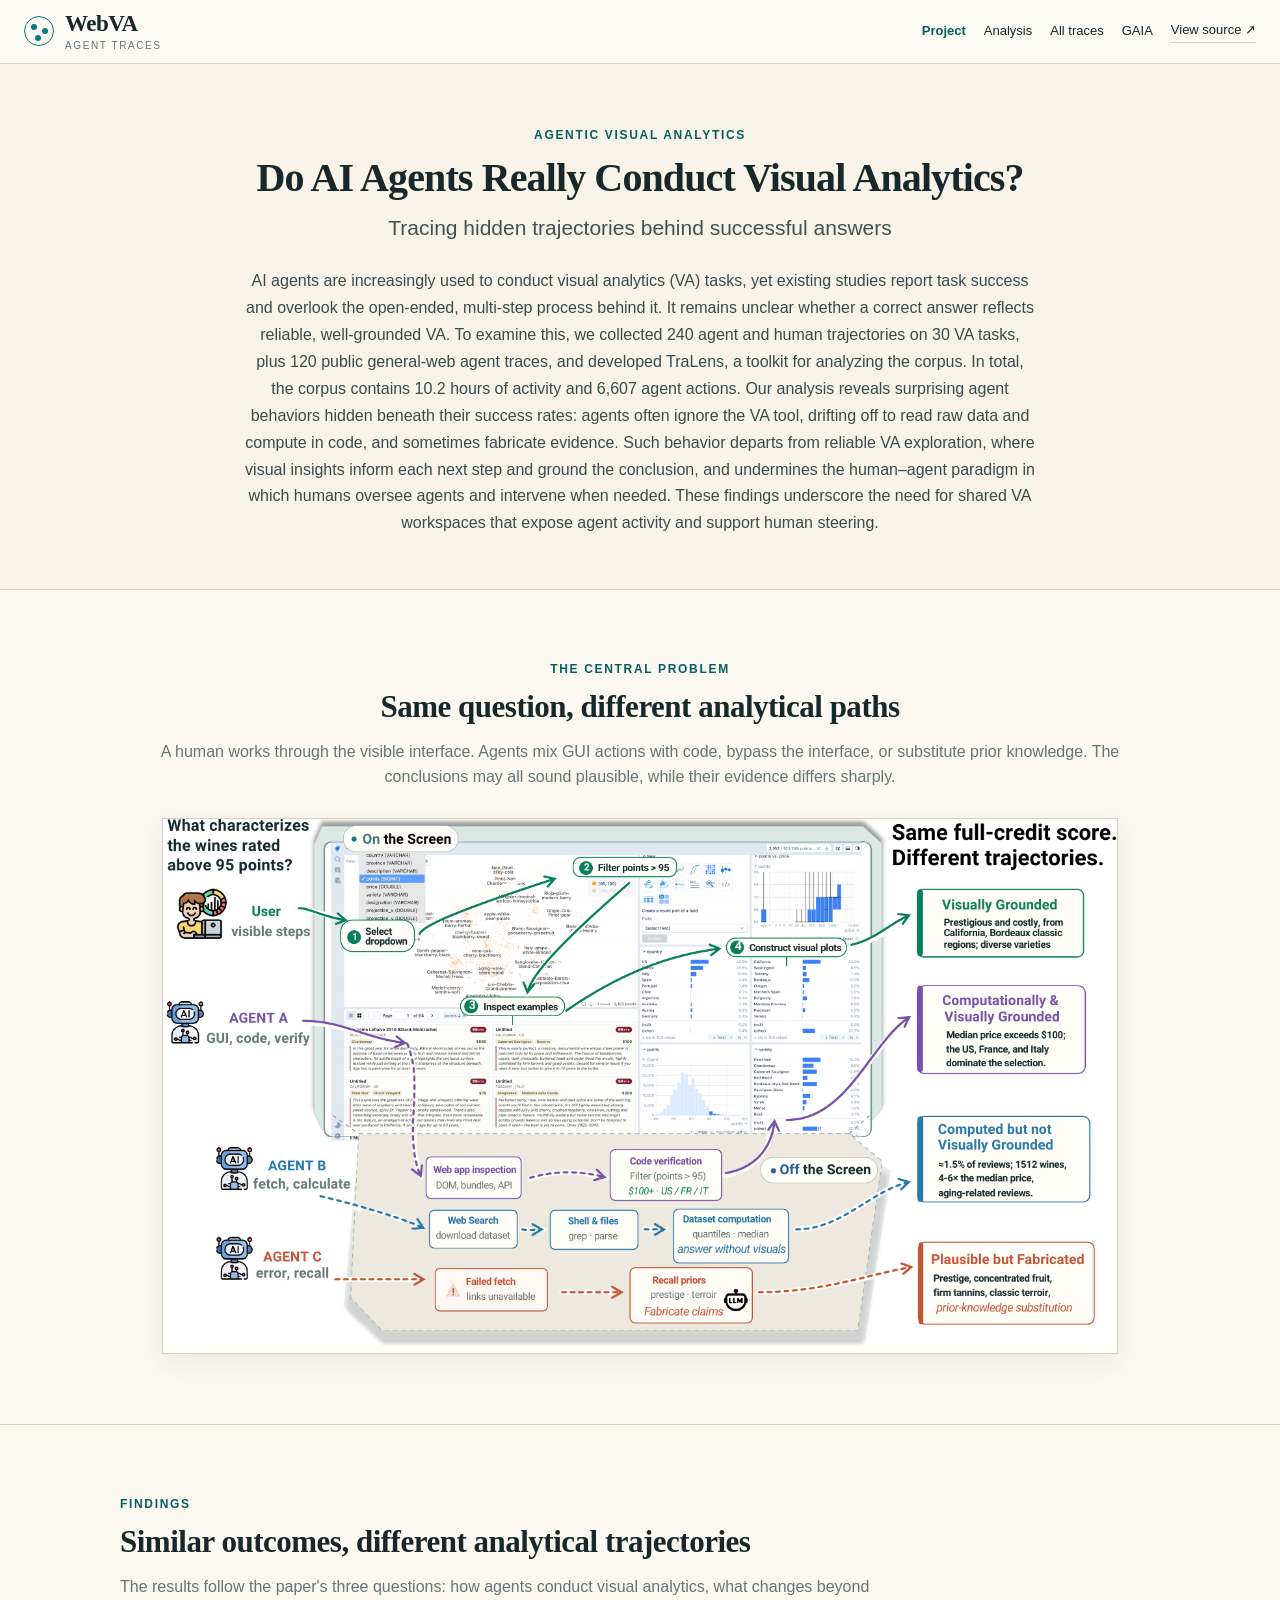
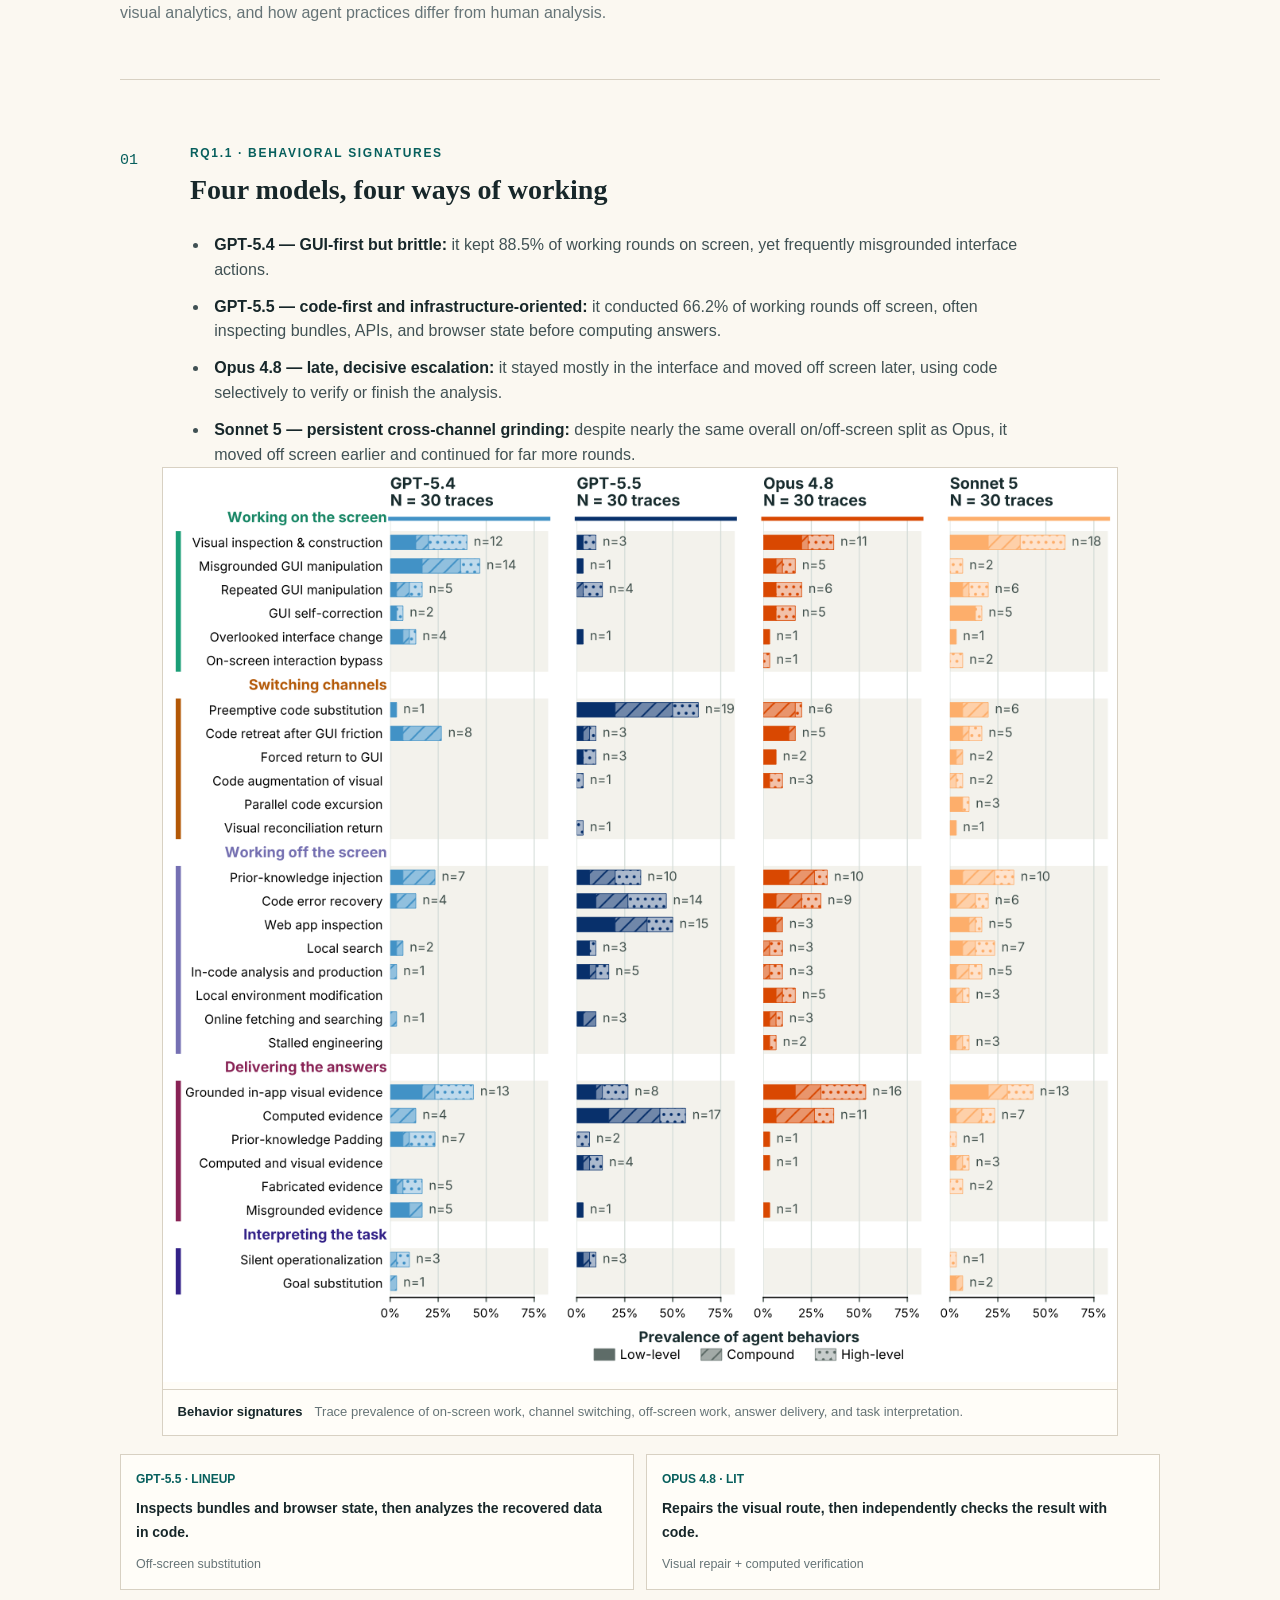
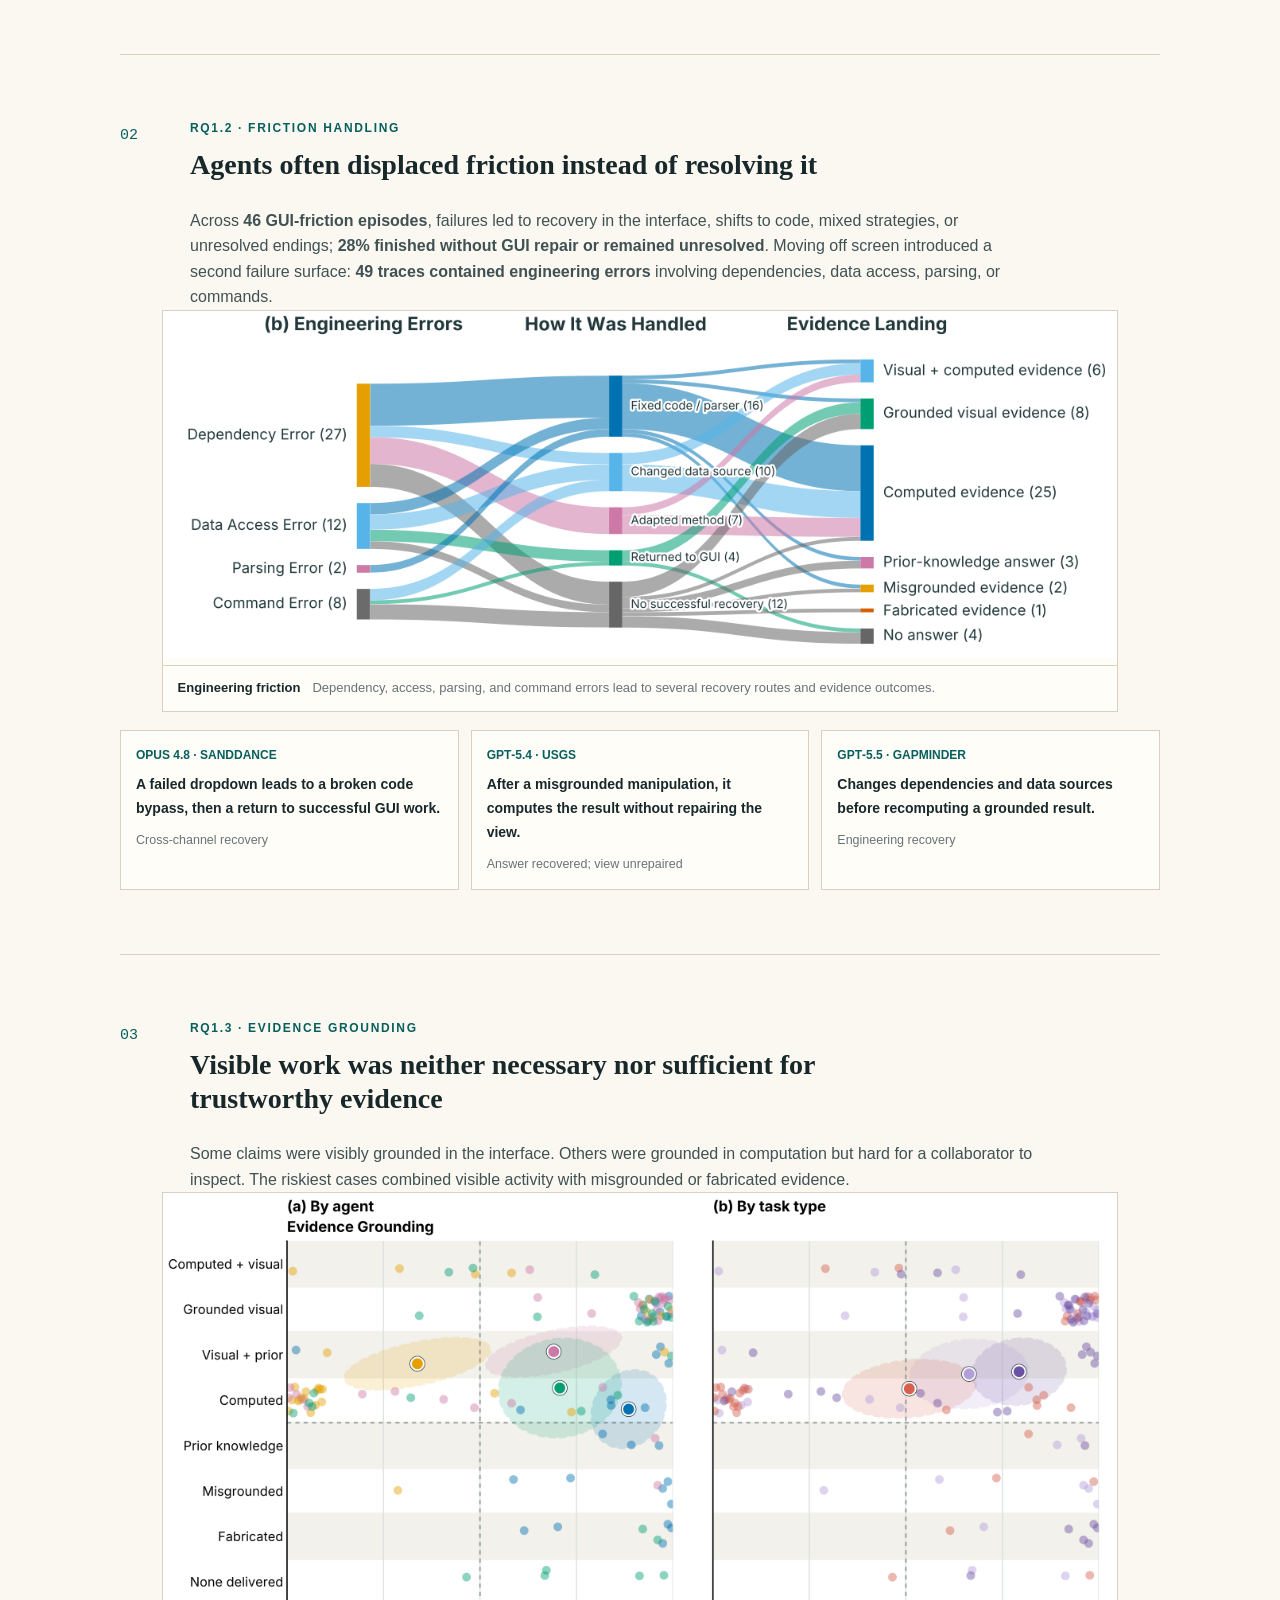
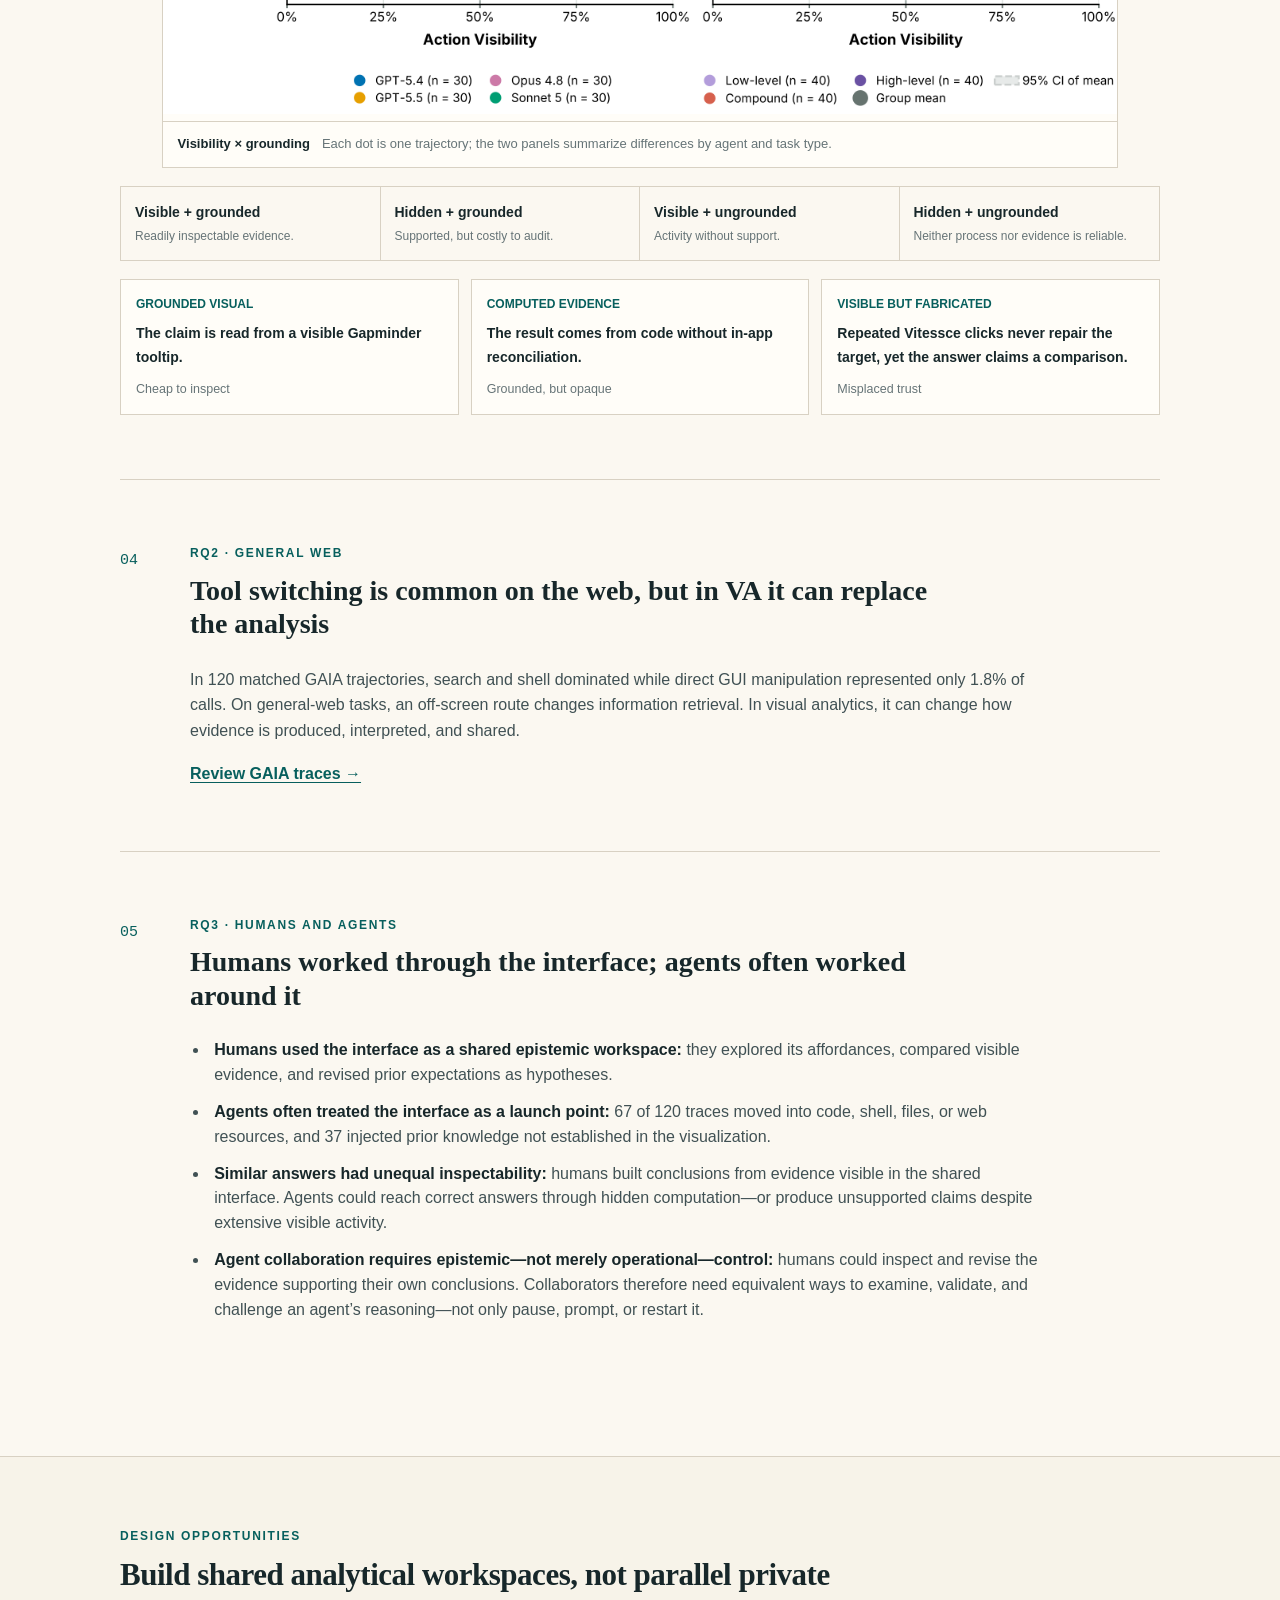
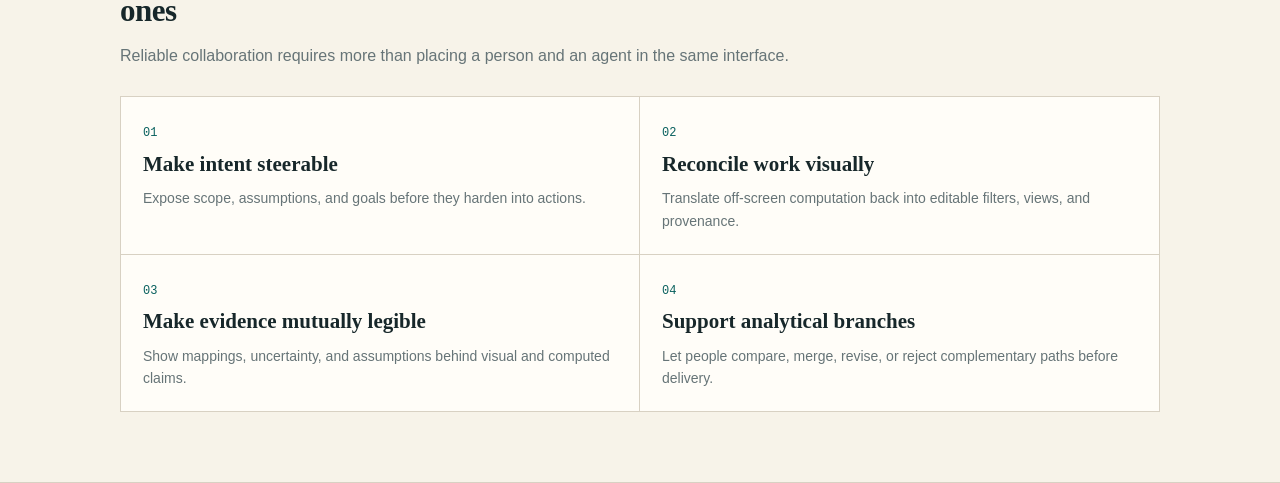
<file: index.html>
<!doctype html>
<html lang="en">
  <head>
    <meta charset="UTF-8" />
    <meta name="viewport" content="width=device-width, initial-scale=1.0" />
    <meta name="description" content="Do AI Agents Really Conduct Visual Analytics? A trajectory-level comparison of agents and human analysts." />
    <meta name="theme-color" content="#ffffff" />
    <title>Do AI Agents Really Conduct Visual Analytics?</title>
    <link rel="icon" href="data:image/svg+xml,%3Csvg xmlns='http://www.w3.org/2000/svg' viewBox='0 0 64 64'%3E%3Ccircle cx='32' cy='32' r='29' fill='white' stroke='%23087b78' stroke-width='3'/%3E%3Ccircle cx='22' cy='27' r='4' fill='%23087b78'/%3E%3Ccircle cx='41' cy='22' r='4' fill='%23087b78'/%3E%3Ccircle cx='34' cy='43' r='4' fill='%23087b78'/%3E%3C/svg%3E" />
    <script src="project.js?v=25" defer></script>
  </head>
  <body></body>
</html>
</file>
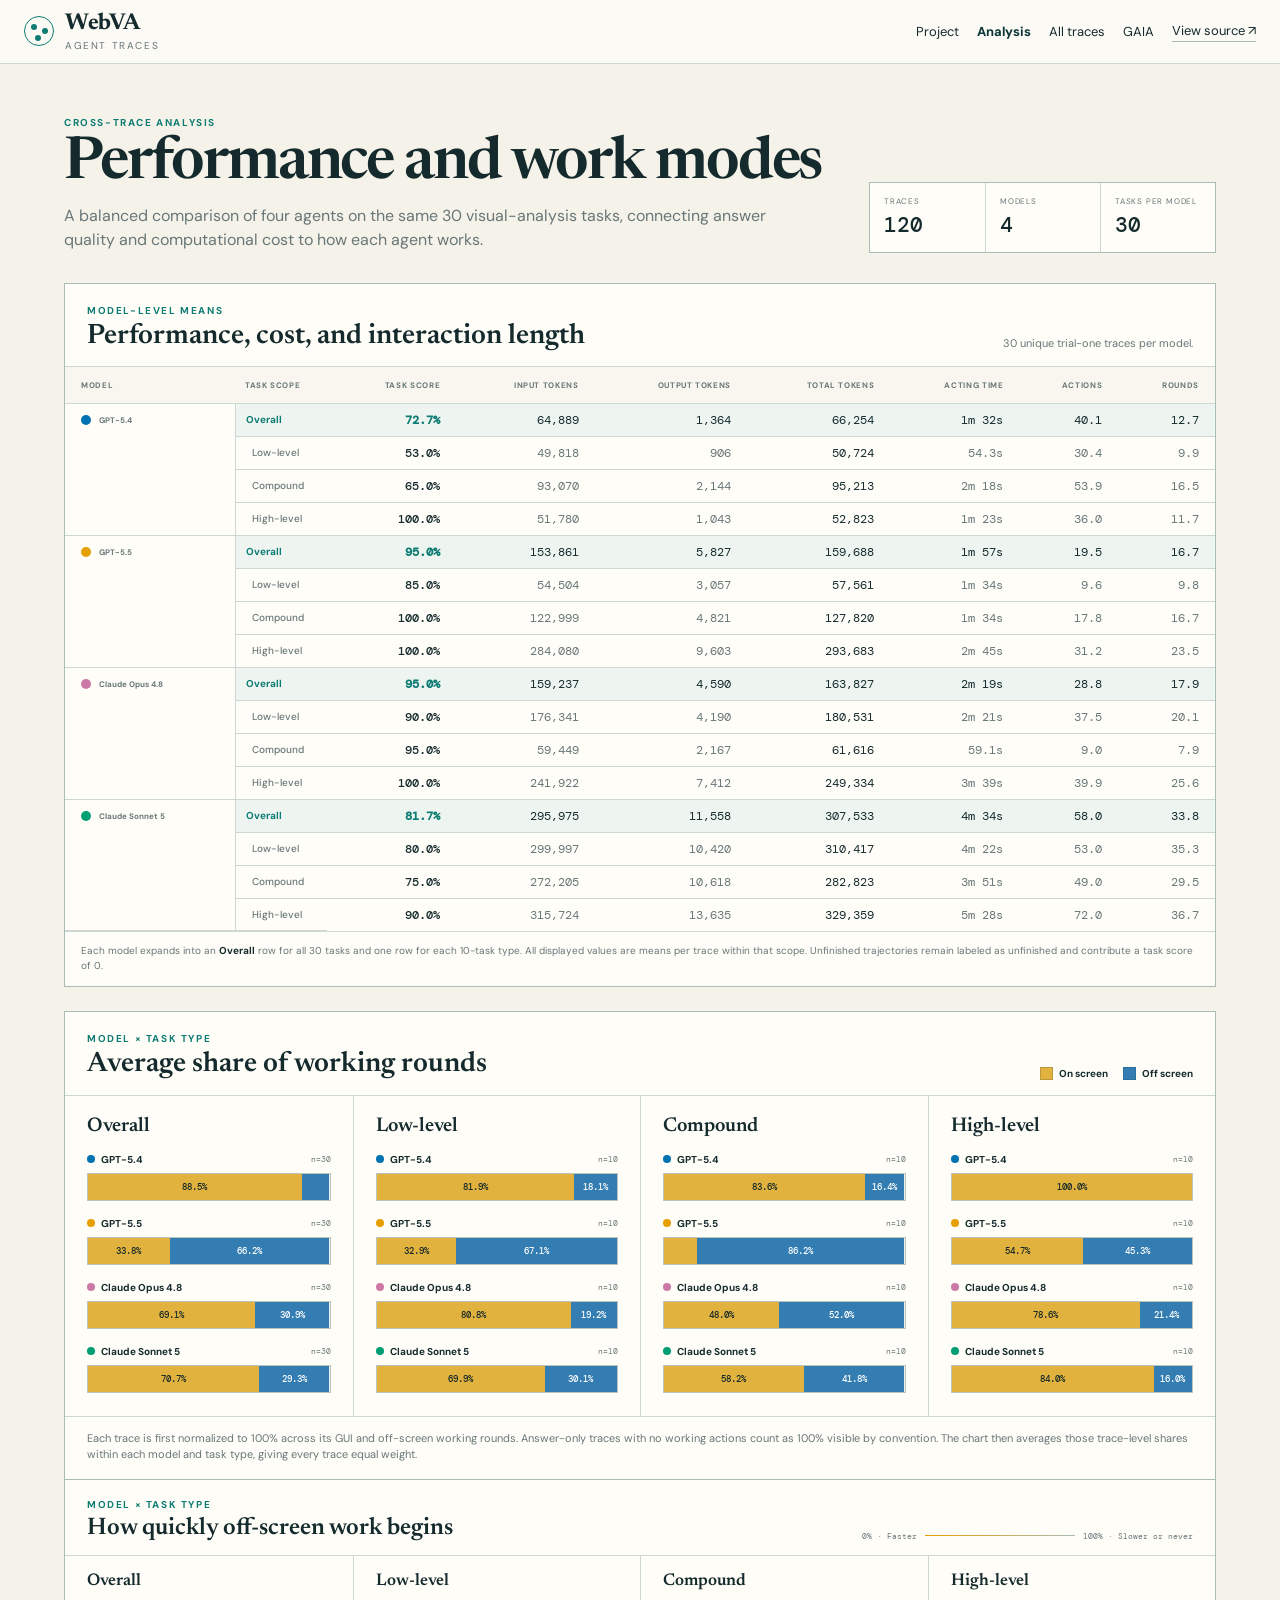
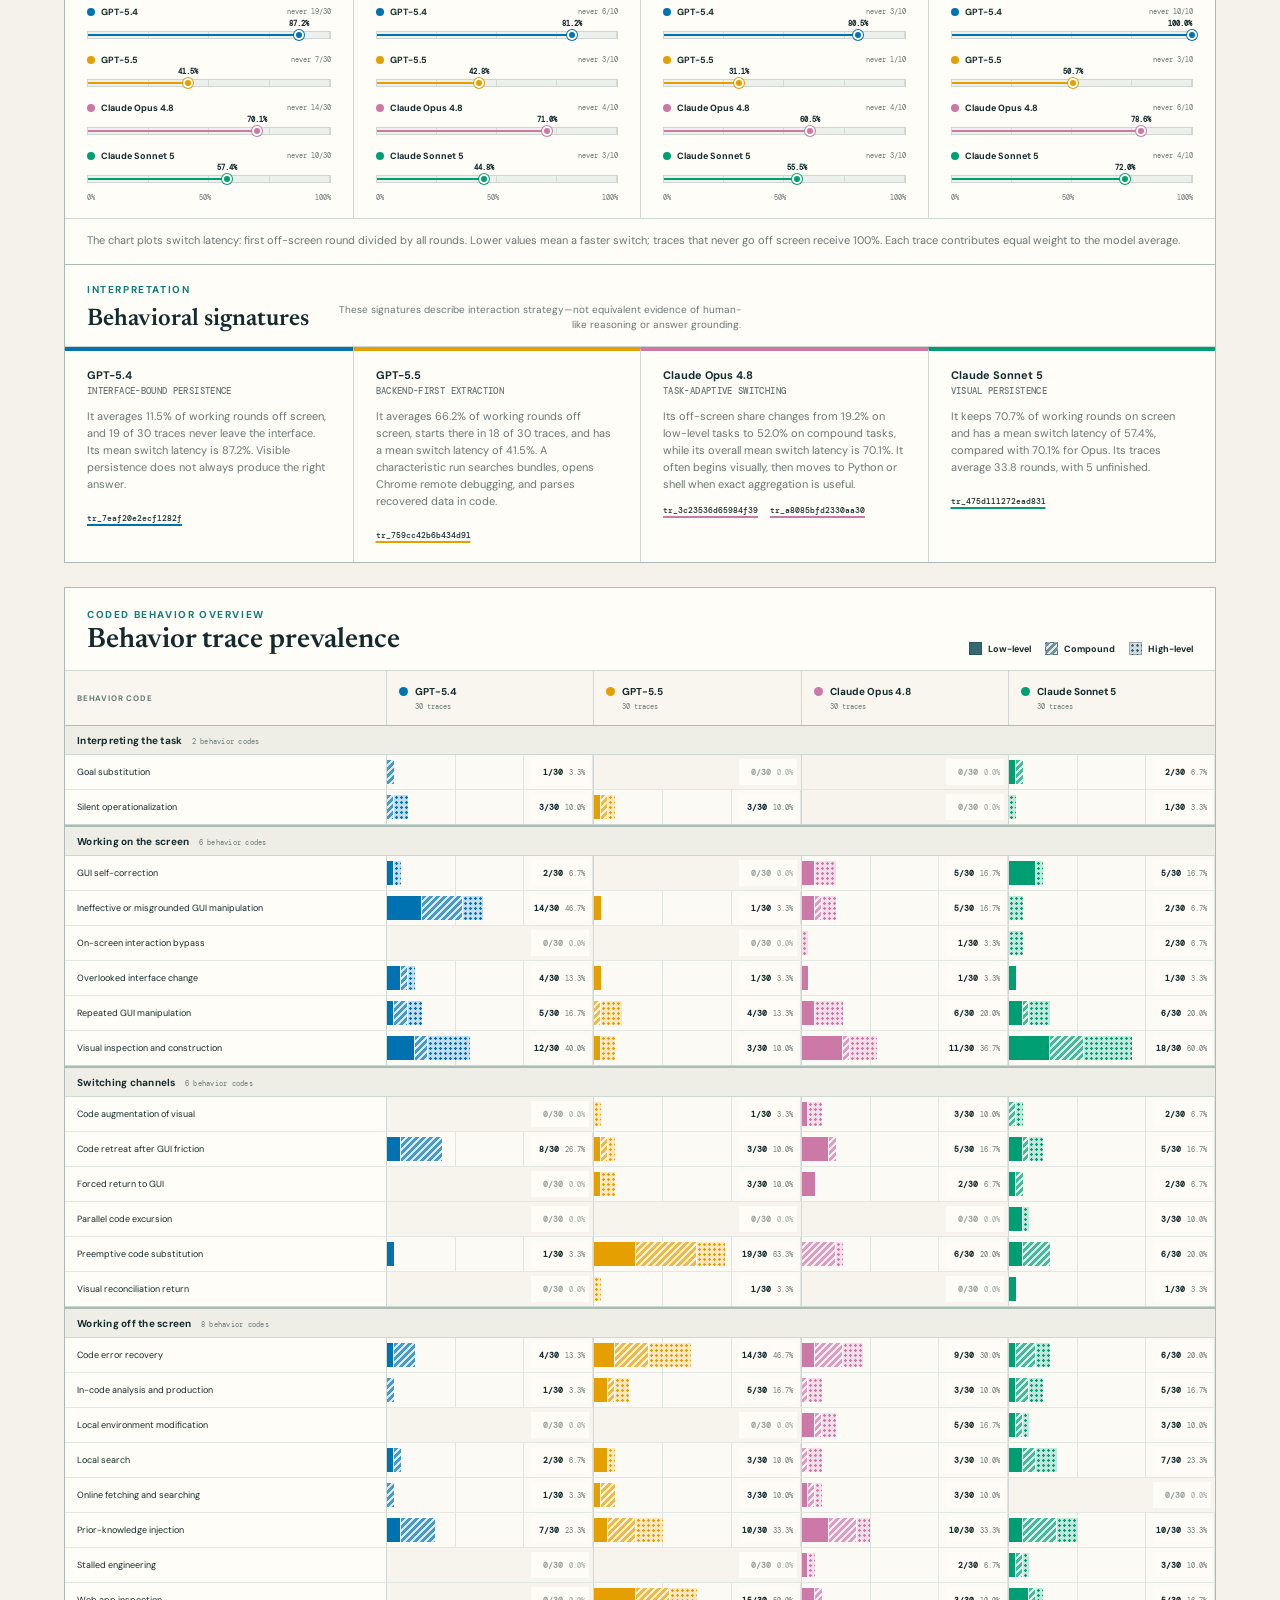
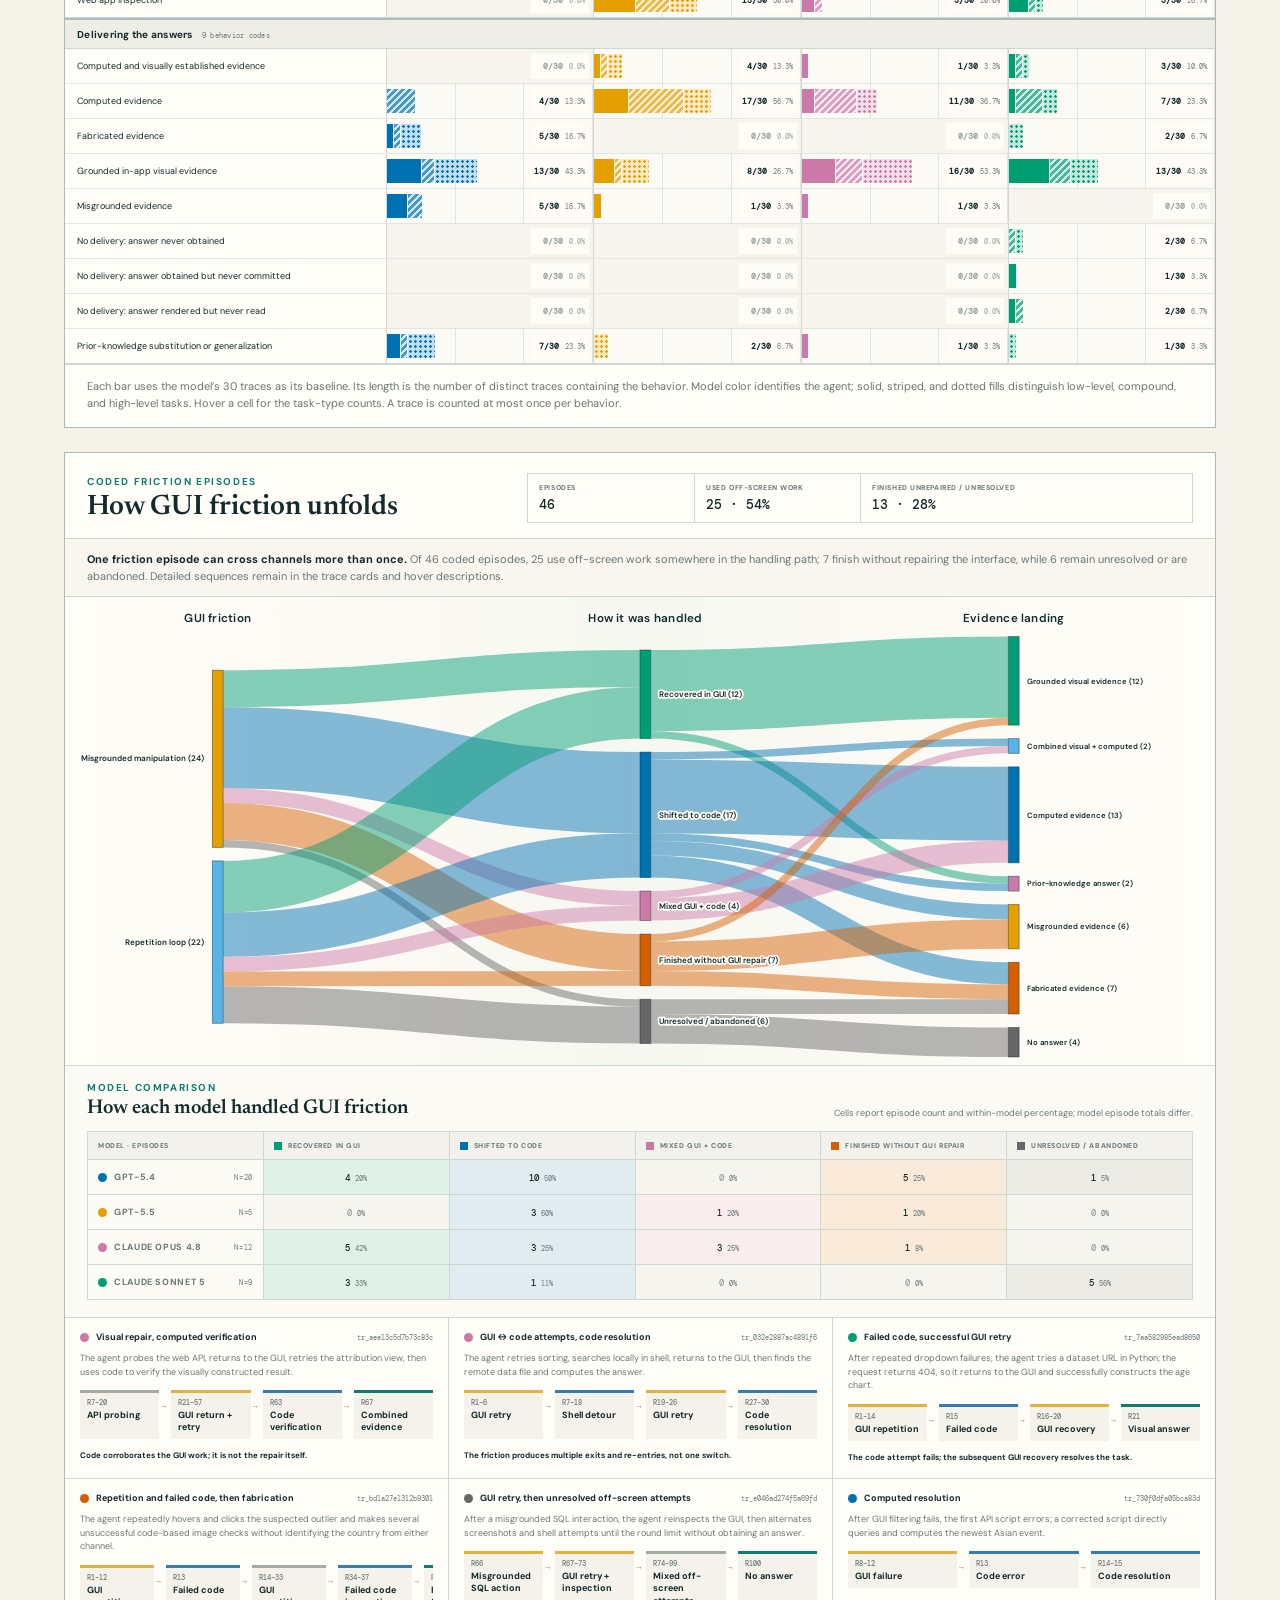
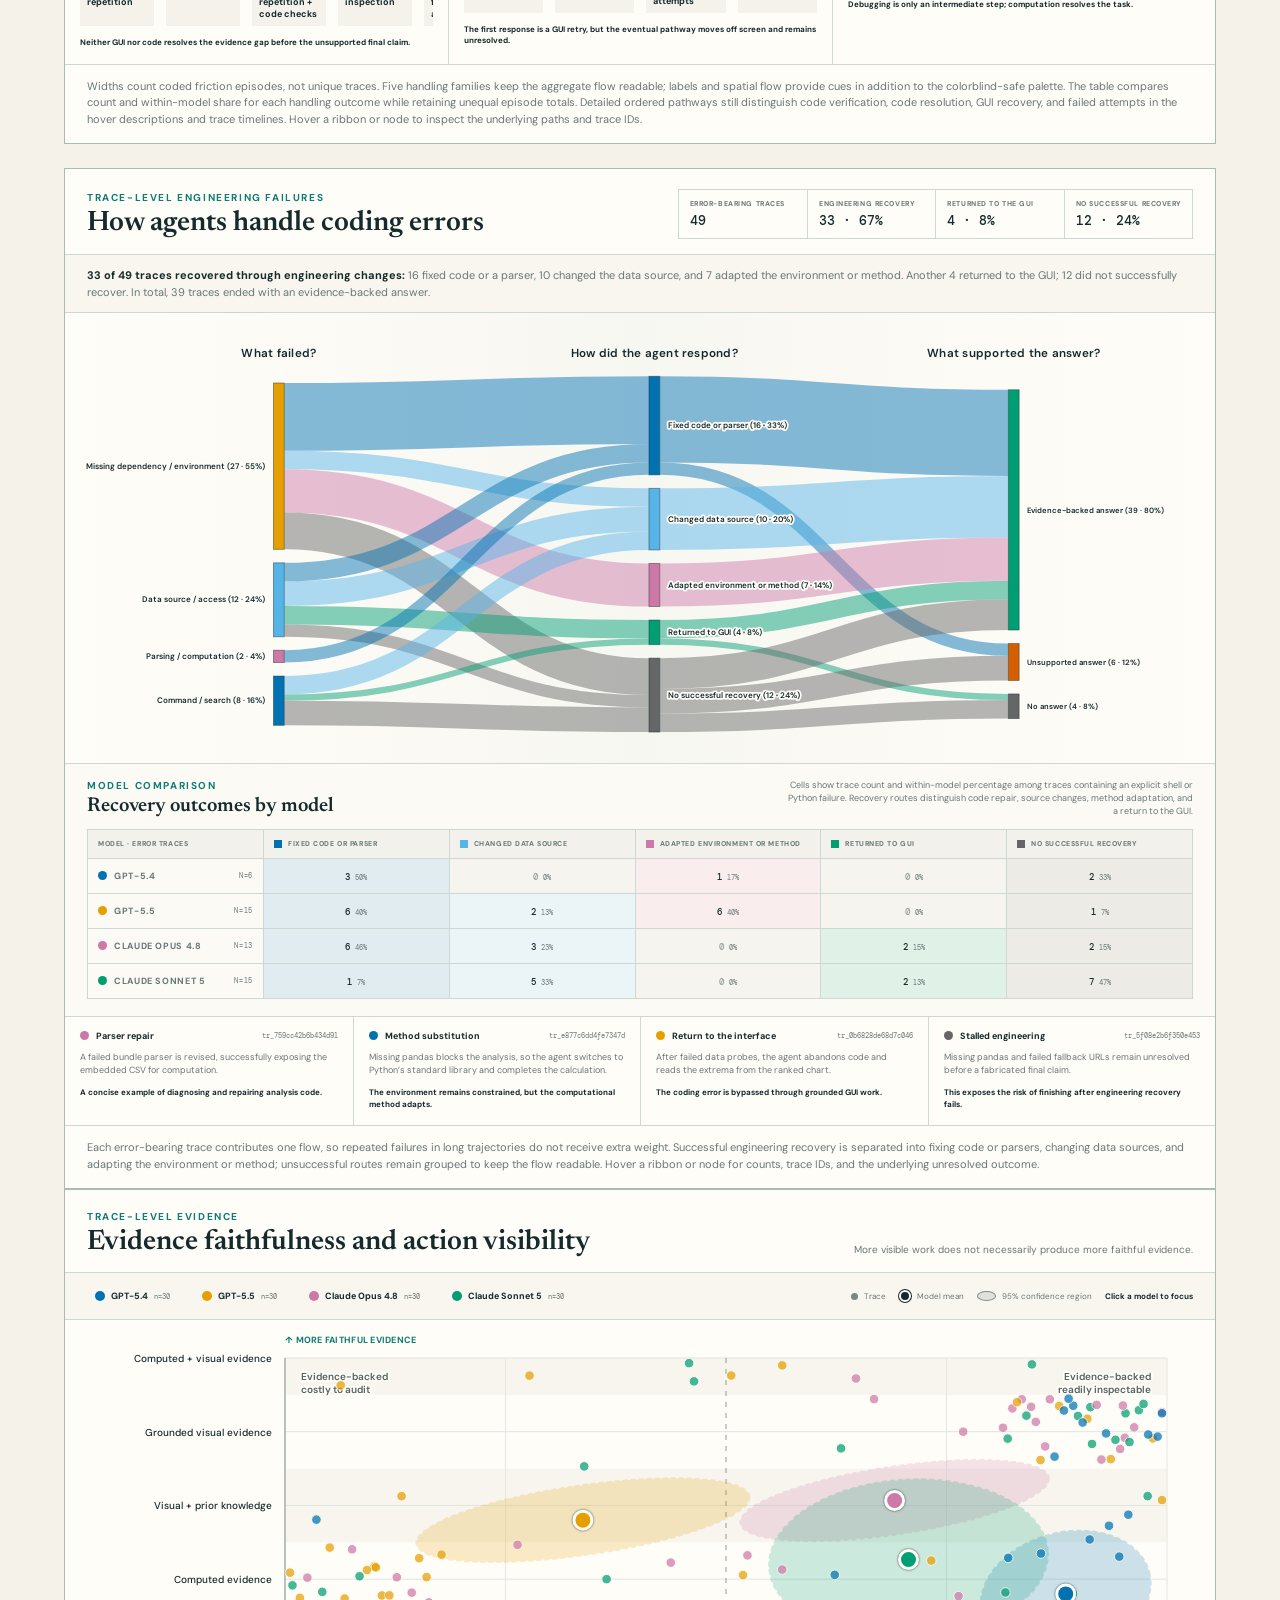
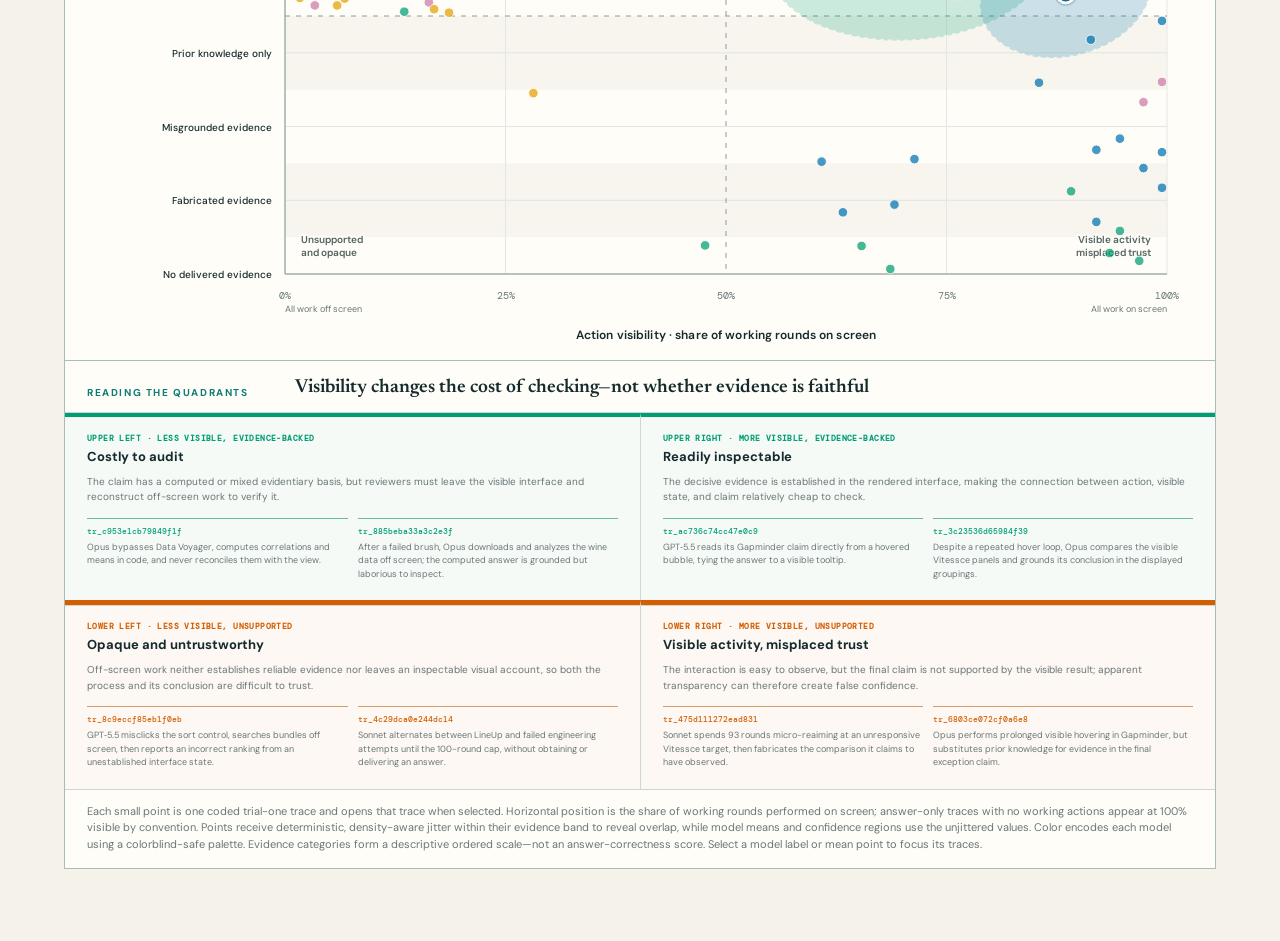
<file: analysis/index.html>
<!doctype html>
<html lang="en">
  <head>
    <meta charset="UTF-8" />
    <meta name="viewport" content="width=device-width, initial-scale=1.0" />
    <meta name="description" content="Performance, cost, and work-mode analysis of 120 WebVA agent trajectories." />
    <title>Agent Analysis · WebVA Agent Traces</title>
    <link rel="icon" href="data:image/svg+xml,%3Csvg xmlns='http://www.w3.org/2000/svg' viewBox='0 0 64 64'%3E%3Ccircle cx='32' cy='32' r='29' fill='%23f5f2e9' stroke='%230e7c73' stroke-width='3'/%3E%3Ccircle cx='22' cy='23' r='5' fill='%230e7c73'/%3E%3Ccircle cx='43' cy='30' r='5' fill='%230e7c73'/%3E%3Ccircle cx='28' cy='44' r='5' fill='%230e7c73'/%3E%3C/svg%3E" />
    <link rel="preconnect" href="https://fonts.googleapis.com" />
    <link rel="preconnect" href="https://fonts.gstatic.com" crossorigin />
    <link href="https://fonts.googleapis.com/css2?family=DM+Mono:wght@400;500&family=DM+Sans:wght@400;500;600;700&family=Newsreader:opsz,wght@6..72,500;6..72,600&display=swap" rel="stylesheet" />
    <link rel="stylesheet" href="../styles.css?v=5" />
    <link rel="stylesheet" href="analysis.css?v=32" />
  </head>
  <body>
    <div class="app-shell">
      <header class="site-header">
        <a class="brand" href="../" aria-label="WebVA Agent Traces home">
          <span class="brand-mark" aria-hidden="true"><i></i><i></i><i></i></span>
          <span><strong>WebVA</strong><small>Agent Traces</small></span>
        </a>
        <nav class="site-nav" aria-label="Primary navigation">
          <a href="../">Project</a>
          <a class="nav-current" href="./" aria-current="page">Analysis</a>
          <a href="../traces/">All traces</a>
          <a href="../gaia/">GAIA</a>
          <a class="github-link" href="https://github.com/ppphhhleo/webVA-agent-traces" target="_blank" rel="noreferrer">View source <span aria-hidden="true">↗</span></a>
        </nav>
      </header>

      <main class="analysis-page">
        <section class="analysis-hero">
          <div>
            <p class="eyebrow">Cross-trace analysis</p>
            <h1>Performance and work modes</h1>
            <p class="hero-copy">A balanced comparison of four agents on the same 30 visual-analysis tasks, connecting answer quality and computational cost to how each agent works.</p>
          </div>
          <dl class="analysis-totals" aria-label="Dataset summary">
            <div><dt>Traces</dt><dd id="total-traces">—</dd></div>
            <div><dt>Models</dt><dd id="total-models">—</dd></div>
            <div><dt>Tasks per model</dt><dd id="tasks-per-model">—</dd></div>
          </dl>
        </section>

        <section class="summary-card performance-card" aria-labelledby="performance-title">
          <header class="report-header">
            <div><p class="eyebrow">Model-level means</p><h2 id="performance-title">Performance, cost, and interaction length</h2></div>
            <p id="cohort-summary">Unique trial-one traces per model.</p>
          </header>
          <div class="summary-table-wrap">
            <table class="performance-table">
              <thead>
                <tr>
                  <th scope="col">Model</th>
                  <th scope="col">Task scope</th>
                  <th scope="col">Task score</th>
                  <th scope="col">Input tokens</th>
                  <th scope="col">Output tokens</th>
                  <th scope="col">Total tokens</th>
                  <th scope="col">Acting time</th>
                  <th scope="col">Actions</th>
                  <th scope="col">Rounds</th>
                </tr>
              </thead>
              <tbody id="performance-summary"></tbody>
            </table>
          </div>
          <p class="table-note">Each model expands into an <strong>Overall</strong> row for all 30 tasks and one row for each 10-task type. All displayed values are means per trace within that scope. Unfinished trajectories remain labeled as unfinished and contribute a task score of 0.</p>
        </section>

        <section class="analysis-card work-share-card" aria-labelledby="work-share-title">
          <header class="chart-header">
            <div>
              <p class="eyebrow">Model × task type</p>
              <h2 id="work-share-title">Average share of working rounds</h2>
            </div>
            <div class="mode-legend" aria-label="Work mode legend"><span><i class="mode-on"></i>On screen</span><span><i class="mode-off"></i>Off screen</span></div>
          </header>
          <div class="share-chart" id="work-share-chart" role="img" aria-labelledby="work-share-title work-share-description"></div>
          <p class="chart-description" id="work-share-description">Each trace is first normalized to 100% across its GUI and off-screen working rounds. Answer-only traces with no working actions count as 100% visible by convention. The chart then averages those trace-level shares within each model and task type, giving every trace equal weight.</p>
          <section class="switch-delay-section" aria-labelledby="switch-delay-title">
            <header>
              <div>
                <p class="eyebrow">Model × task type</p>
                <h3 id="switch-delay-title">How quickly off-screen work begins</h3>
              </div>
              <div class="delay-direction" aria-label="Scale direction"><span>0% · Faster</span><i></i><span>100% · Slower or never</span></div>
            </header>
            <div class="delay-chart" id="switch-delay-chart" role="img" aria-labelledby="switch-delay-title switch-delay-description"></div>
            <p class="chart-description" id="switch-delay-description">The chart plots switch latency: first off-screen round divided by all rounds. Lower values mean a faster switch; traces that never go off screen receive 100%. Each trace contributes equal weight to the model average.</p>
          </section>
          <section class="signature-discussion" aria-labelledby="signature-title">
            <header>
              <p class="eyebrow">Interpretation</p>
              <h3 id="signature-title">Behavioral signatures</h3>
              <p>These signatures describe interaction strategy—not equivalent evidence of human-like reasoning or answer grounding.</p>
            </header>
            <div class="signature-grid">
              <article style="--signature-color:var(--model-gpt54)">
                <h4>GPT-5.4 <span>Interface-bound persistence</span></h4>
                <p id="signature-gpt54"></p>
                <a href="../#trace=tr_7eaf20e2ecf1282f">tr_7eaf20e2ecf1282f</a>
              </article>
              <article style="--signature-color:var(--model-gpt55)">
                <h4>GPT-5.5 <span>Backend-first extraction</span></h4>
                <p id="signature-gpt55"></p>
                <a href="../#trace=tr_759cc42b6b434d91">tr_759cc42b6b434d91</a>
              </article>
              <article style="--signature-color:var(--model-opus)">
                <h4>Claude Opus 4.8 <span>Task-adaptive switching</span></h4>
                <p id="signature-opus"></p>
                <p class="trace-links"><a href="../#trace=tr_3c23536d65984f39">tr_3c23536d65984f39</a><a href="../#trace=tr_a8085bfd2330aa30">tr_a8085bfd2330aa30</a></p>
              </article>
              <article style="--signature-color:var(--model-sonnet)">
                <h4>Claude Sonnet 5 <span>Visual persistence</span></h4>
                <p id="signature-sonnet"></p>
                <a href="../#trace=tr_475d111272ead831">tr_475d111272ead831</a>
              </article>
            </div>
          </section>
        </section>

        <section class="analysis-card behavior-card" aria-labelledby="behavior-title">
          <header class="chart-header">
            <div>
              <p class="eyebrow">Coded behavior overview</p>
              <h2 id="behavior-title">Behavior trace prevalence</h2>
            </div>
            <div class="behavior-task-legend" aria-label="Task type fill patterns">
              <span><i class="task-low"></i>Low-level</span>
              <span><i class="task-compound"></i>Compound</span>
              <span><i class="task-high"></i>High-level</span>
            </div>
          </header>
          <div class="behavior-matrix-shell">
            <div class="behavior-matrix" id="behavior-matrix" role="table" aria-labelledby="behavior-title behavior-description"></div>
          </div>
          <p class="chart-description" id="behavior-description">Each bar uses the model’s 30 traces as its baseline. Its length is the number of distinct traces containing the behavior. Model color identifies the agent; solid, striped, and dotted fills distinguish low-level, compound, and high-level tasks. Hover a cell for the task-type counts. A trace is counted at most once per behavior.</p>
        </section>

        <section class="analysis-card friction-card" aria-labelledby="friction-title">
          <header class="chart-header friction-header">
            <div>
              <p class="eyebrow">Coded friction episodes</p>
              <h2 id="friction-title">How GUI friction unfolds</h2>
            </div>
            <dl class="friction-totals" aria-label="GUI friction summary">
              <div><dt>Episodes</dt><dd id="friction-episodes">—</dd></div>
              <div><dt>Used off-screen work</dt><dd id="friction-offscreen">—</dd></div>
              <div><dt>Finished unrepaired / unresolved</dt><dd id="friction-unseen">—</dd></div>
            </dl>
          </header>
          <div class="friction-callout" id="friction-callout"></div>
          <div class="alluvial-shell">
            <svg id="friction-alluvial" role="img" aria-labelledby="friction-title friction-description"></svg>
            <div class="alluvial-tooltip" id="alluvial-tooltip" role="status" hidden></div>
          </div>
          <section class="friction-model-comparison" aria-labelledby="friction-model-title">
            <header>
              <div>
                <p class="eyebrow">Model comparison</p>
                <h3 id="friction-model-title">How each model handled GUI friction</h3>
              </div>
              <p>Cells report episode count and within-model percentage; model episode totals differ.</p>
            </header>
            <div class="friction-model-shell">
              <table class="friction-model-table" id="friction-model-table"></table>
            </div>
          </section>
          <div class="friction-examples" id="friction-examples" aria-label="Representative multi-stage trace pathways"></div>
          <p class="chart-description" id="friction-description">Widths count coded friction episodes, not unique traces. Five handling families keep the aggregate flow readable; labels and spatial flow provide cues in addition to the colorblind-safe palette. The table compares count and within-model share for each handling outcome while retaining unequal episode totals. Detailed ordered pathways still distinguish code verification, code resolution, GUI recovery, and failed attempts in the hover descriptions and trace timelines. Hover a ribbon or node to inspect the underlying paths and trace IDs.</p>
        </section>

        <section class="analysis-card code-error-card" aria-labelledby="code-error-title">
          <header class="chart-header friction-header">
            <div>
              <p class="eyebrow">Trace-level engineering failures</p>
              <h2 id="code-error-title">How agents handle coding errors</h2>
            </div>
            <dl class="friction-totals" aria-label="Coding-error summary">
              <div><dt>Error-bearing traces</dt><dd id="code-error-traces">—</dd></div>
              <div><dt>Engineering recovery</dt><dd id="code-error-recovered">—</dd></div>
              <div><dt>Returned to the GUI</dt><dd id="code-error-returned">—</dd></div>
              <div><dt>No successful recovery</dt><dd id="code-error-unrecovered">—</dd></div>
            </dl>
          </header>
          <div class="friction-callout" id="code-error-callout"></div>
          <div class="alluvial-shell">
            <svg id="code-error-alluvial" role="img" aria-labelledby="code-error-title code-error-description"></svg>
            <div class="alluvial-tooltip" id="code-error-tooltip" role="status" hidden></div>
          </div>
          <section class="friction-model-comparison" aria-labelledby="code-error-model-title">
            <header>
              <div>
                <p class="eyebrow">Model comparison</p>
                <h3 id="code-error-model-title">Recovery outcomes by model</h3>
              </div>
              <p>Cells show trace count and within-model percentage among traces containing an explicit shell or Python failure. Recovery routes distinguish code repair, source changes, method adaptation, and a return to the GUI.</p>
            </header>
            <div class="friction-model-shell">
              <table class="friction-model-table" id="code-error-model-table"></table>
            </div>
          </section>
          <div class="friction-examples code-error-examples" aria-label="Representative coding-error recovery traces">
            <a href="../#trace=tr_759cc42b6b434d91" style="--path-color:#cc79a7">
              <div class="example-heading"><i></i><span>Parser repair</span><code>tr_759cc42b6b434d91</code></div>
              <p>A failed bundle parser is revised, successfully exposing the embedded CSV for computation.</p>
              <strong>A concise example of diagnosing and repairing analysis code.</strong>
            </a>
            <a href="../#trace=tr_e877c6dd4fe7347d" style="--path-color:#0072b2">
              <div class="example-heading"><i></i><span>Method substitution</span><code>tr_e877c6dd4fe7347d</code></div>
              <p>Missing pandas blocks the analysis, so the agent switches to Python’s standard library and completes the calculation.</p>
              <strong>The environment remains constrained, but the computational method adapts.</strong>
            </a>
            <a href="../#trace=tr_0b6828de68d7c046" style="--path-color:#e69f00">
              <div class="example-heading"><i></i><span>Return to the interface</span><code>tr_0b6828de68d7c046</code></div>
              <p>After failed data probes, the agent abandons code and reads the extrema from the ranked chart.</p>
              <strong>The coding error is bypassed through grounded GUI work.</strong>
            </a>
            <a href="../#trace=tr_5f08e2b6f350e453" style="--path-color:#666666">
              <div class="example-heading"><i></i><span>Stalled engineering</span><code>tr_5f08e2b6f350e453</code></div>
              <p>Missing pandas and failed fallback URLs remain unresolved before a fabricated final claim.</p>
              <strong>This exposes the risk of finishing after engineering recovery fails.</strong>
            </a>
          </div>
          <p class="chart-description" id="code-error-description">Each error-bearing trace contributes one flow, so repeated failures in long trajectories do not receive extra weight. Successful engineering recovery is separated into fixing code or parsers, changing data sources, and adapting the environment or method; unsuccessful routes remain grouped to keep the flow readable. Hover a ribbon or node for counts, trace IDs, and the underlying unresolved outcome.</p>
        </section>

        <section class="analysis-card evidence-card" aria-labelledby="evidence-title">
          <header class="chart-header">
            <div>
              <p class="eyebrow">Trace-level evidence</p>
              <h2 id="evidence-title">Evidence faithfulness and action visibility</h2>
            </div>
            <p class="evidence-header-note">More visible work does not necessarily produce more faithful evidence.</p>
          </header>
          <div class="evidence-legend" id="evidence-legend" aria-label="Evidence chart legend"></div>
          <div class="evidence-plot-shell">
            <svg id="evidence-plot" role="img" aria-labelledby="evidence-title evidence-description"></svg>
            <div class="plot-tooltip evidence-tooltip" id="evidence-tooltip" role="status" hidden></div>
          </div>
          <section class="evidence-quadrants" aria-labelledby="evidence-quadrants-title">
            <header>
              <p class="eyebrow">Reading the quadrants</p>
              <h3 id="evidence-quadrants-title">Visibility changes the cost of checking—not whether evidence is faithful</h3>
            </header>
            <div class="quadrant-grid">
              <article class="quadrant-card quadrant-backed quadrant-left">
                <p class="quadrant-position">Upper left · less visible, evidence-backed</p>
                <h4>Costly to audit</h4>
                <p>The claim has a computed or mixed evidentiary basis, but reviewers must leave the visible interface and reconstruct off-screen work to verify it.</p>
                <ul>
                  <li><a href="../#trace=tr_c953e1cb79849f1f"><code>tr_c953e1cb79849f1f</code><span>Opus bypasses Data Voyager, computes correlations and means in code, and never reconciles them with the view.</span></a></li>
                  <li><a href="../#trace=tr_885beba33a3c2e3f"><code>tr_885beba33a3c2e3f</code><span>After a failed brush, Opus downloads and analyzes the wine data off screen; the computed answer is grounded but laborious to inspect.</span></a></li>
                </ul>
              </article>
              <article class="quadrant-card quadrant-backed quadrant-right">
                <p class="quadrant-position">Upper right · more visible, evidence-backed</p>
                <h4>Readily inspectable</h4>
                <p>The decisive evidence is established in the rendered interface, making the connection between action, visible state, and claim relatively cheap to check.</p>
                <ul>
                  <li><a href="../#trace=tr_ac736c74cc47e0c9"><code>tr_ac736c74cc47e0c9</code><span>GPT‑5.5 reads its Gapminder claim directly from a hovered bubble, tying the answer to a visible tooltip.</span></a></li>
                  <li><a href="../#trace=tr_3c23536d65984f39"><code>tr_3c23536d65984f39</code><span>Despite a repeated hover loop, Opus compares the visible Vitessce panels and grounds its conclusion in the displayed groupings.</span></a></li>
                </ul>
              </article>
              <article class="quadrant-card quadrant-risk quadrant-left">
                <p class="quadrant-position">Lower left · less visible, unsupported</p>
                <h4>Opaque and untrustworthy</h4>
                <p>Off-screen work neither establishes reliable evidence nor leaves an inspectable visual account, so both the process and its conclusion are difficult to trust.</p>
                <ul>
                  <li><a href="../#trace=tr_8c9eccf85eb1f0eb"><code>tr_8c9eccf85eb1f0eb</code><span>GPT‑5.5 misclicks the sort control, searches bundles off screen, then reports an incorrect ranking from an unestablished interface state.</span></a></li>
                  <li><a href="../#trace=tr_4c29dca0e244dc14"><code>tr_4c29dca0e244dc14</code><span>Sonnet alternates between LineUp and failed engineering attempts until the 100-round cap, without obtaining or delivering an answer.</span></a></li>
                </ul>
              </article>
              <article class="quadrant-card quadrant-risk quadrant-right">
                <p class="quadrant-position">Lower right · more visible, unsupported</p>
                <h4>Visible activity, misplaced trust</h4>
                <p>The interaction is easy to observe, but the final claim is not supported by the visible result; apparent transparency can therefore create false confidence.</p>
                <ul>
                  <li><a href="../#trace=tr_475d111272ead831"><code>tr_475d111272ead831</code><span>Sonnet spends 93 rounds micro-reaiming at an unresponsive Vitessce target, then fabricates the comparison it claims to have observed.</span></a></li>
                  <li><a href="../#trace=tr_6803ce072cf0a6e8"><code>tr_6803ce072cf0a6e8</code><span>Opus performs prolonged visible hovering in Gapminder, but substitutes prior knowledge for evidence in the final exception claim.</span></a></li>
                </ul>
              </article>
            </div>
          </section>
          <p class="chart-description" id="evidence-description">Each small point is one coded trial-one trace and opens that trace when selected. Horizontal position is the share of working rounds performed on screen; answer-only traces with no working actions appear at 100% visible by convention. Points receive deterministic, density-aware jitter within their evidence band to reveal overlap, while model means and confidence regions use the unjittered values. Color encodes each model using a colorblind-safe palette. Evidence categories form a descriptive ordered scale—not an answer-correctness score. Select a model label or mean point to focus its traces.</p>
        </section>

        <section class="analysis-card distribution-card" aria-labelledby="chart-title" hidden>
          <header class="chart-header">
            <div>
              <p class="eyebrow">Trace-level detail</p>
              <h2 id="chart-title">Off-screen reliance and delay</h2>
            </div>
            <label class="task-filter-label"><span>Task type</span><select id="task-type-filter"><option value="">All task types</option></select></label>
          </header>

          <div class="model-legend" id="model-legend" aria-label="Toggle model series"></div>

          <div class="plot-shell">
            <svg id="scatterplot" role="img" aria-labelledby="chart-title chart-description"></svg>
            <div class="plot-tooltip" id="plot-tooltip" role="status" hidden></div>
          </div>
          <p class="chart-description" id="chart-description">Each point is one trace. Points farther right rely more on off-screen work; higher points delay that shift longer. Traces that never go off-screen are packed at the upper-left corner.</p>
        </section>

        <section class="analysis-notes" hidden>
          <div>
            <p class="eyebrow">Metric definition</p>
            <h2>A shared baseline across traces</h2>
          </div>
          <div class="note-grid">
            <article><strong>Vertical axis</strong><p>First off-screen round ÷ all rounds. Round 1 of a 30-round trace is 3.3%; never is positioned at 100%.</p></article>
            <article><strong>Horizontal axis</strong><p>Off-screen rounds ÷ (GUI + off-screen rounds). GUI share is the complement to 100%.</p></article>
            <article><strong>Round classification</strong><p>Desktop actions, screenshots, and waits are GUI. Shell, Python, file, and browser-script work are off-screen.</p></article>
          </div>
        </section>

      </main>
    </div>
    <script src="../config.js"></script>
    <script src="analysis.js?v=35" type="module"></script>
  </body>
</html>
</file>
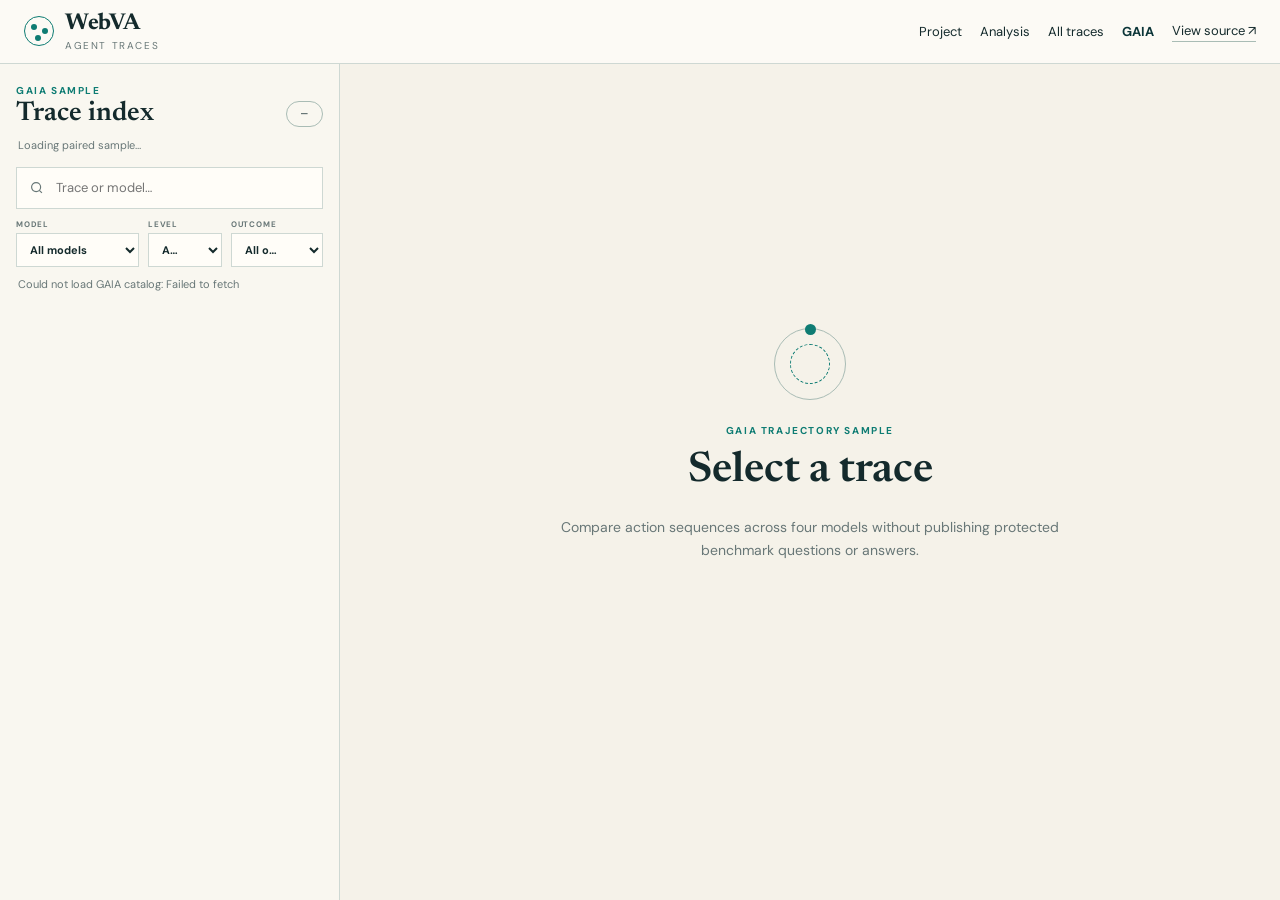
<file: gaia/index.html>
<!doctype html>
<html lang="en">
  <head>
    <meta charset="UTF-8" />
    <meta name="viewport" content="width=device-width, initial-scale=1.0" />
    <meta name="description" content="A redacted public sample of agent trajectories on GAIA." />
    <title>GAIA Sample · Agent Traces</title>
    <link rel="icon" href="data:image/svg+xml,%3Csvg xmlns='http://www.w3.org/2000/svg' viewBox='0 0 64 64'%3E%3Ccircle cx='32' cy='32' r='29' fill='%23f5f2e9' stroke='%230e7c73' stroke-width='3'/%3E%3Ccircle cx='22' cy='23' r='5' fill='%230e7c73'/%3E%3Ccircle cx='43' cy='30' r='5' fill='%230e7c73'/%3E%3Ccircle cx='28' cy='44' r='5' fill='%230e7c73'/%3E%3C/svg%3E" />
    <link rel="preconnect" href="https://fonts.googleapis.com" />
    <link rel="preconnect" href="https://fonts.gstatic.com" crossorigin />
    <link href="https://fonts.googleapis.com/css2?family=DM+Mono:wght@400;500&family=DM+Sans:wght@400;500;600;700&family=Newsreader:opsz,wght@6..72,500;6..72,600&display=swap" rel="stylesheet" />
    <link rel="stylesheet" href="../styles.css?v=5" />
    <link rel="stylesheet" href="gaia.css?v=20260907" />
  </head>
  <body>
    <div class="app-shell">
      <header class="site-header">
        <a class="brand" href="../" aria-label="Agent Traces home">
          <span class="brand-mark" aria-hidden="true"><i></i><i></i><i></i></span>
          <span><strong>WebVA</strong><small>Agent Traces</small></span>
        </a>
        <nav class="site-nav" aria-label="Primary navigation">
          <a href="../">Project</a>
          <a href="../analysis/">Analysis</a>
          <a href="../traces/">All traces</a>
          <a class="nav-current" href="./" aria-current="page">GAIA</a>
          <a class="github-link" href="https://github.com/ppphhhleo/webVA-agent-traces" target="_blank" rel="noreferrer">View source <span aria-hidden="true">↗</span></a>
        </nav>
      </header>

      <div class="private-mode-banner" id="private-mode-banner" hidden>
        <strong>Private research review</strong>
        <span>Gated GAIA benchmark content · do not redistribute</span>
        <a href="https://huggingface.co/datasets/gaia-benchmark/GAIA" target="_blank" rel="noreferrer">Official source ↗</a>
      </div>

      <main class="workspace gaia-workspace">
        <aside class="catalog-panel" aria-label="GAIA trace catalog">
          <div class="catalog-heading">
            <div><p class="eyebrow">GAIA sample</p><h1>Trace index</h1></div>
            <span class="trace-count" id="trace-count">—</span>
          </div>
          <p class="catalog-intro" id="sample-note">Loading paired sample…</p>

          <label class="search-field">
            <span class="sr-only">Search traces</span>
            <svg viewBox="0 0 24 24" aria-hidden="true"><circle cx="11" cy="11" r="7"></circle><path d="m20 20-4-4"></path></svg>
            <input id="search" type="search" placeholder="Trace or model…" autocomplete="off" />
          </label>

          <div class="filter-row gaia-filters">
            <label><span>Model</span><select id="model-filter"><option value="">All models</option></select></label>
            <label><span>Level</span><select id="level-filter"><option value="">All levels</option></select></label>
            <label><span>Outcome</span><select id="outcome-filter"><option value="">All outcomes</option><option value="success">Successful</option><option value="unsuccessful">Unsuccessful</option></select></label>
          </div>

          <div class="catalog-status" id="catalog-status">Loading trace catalog…</div>
          <ol class="trace-list" id="trace-list" aria-live="polite"></ol>
        </aside>

        <section class="viewer-panel" aria-live="polite">
          <div class="viewer-empty" id="viewer-empty">
            <span class="empty-orbit" aria-hidden="true"><i></i></span>
            <p class="eyebrow">GAIA trajectory sample</p>
            <h2>Select a trace</h2>
            <p>Compare action sequences across four models without publishing protected benchmark questions or answers.</p>
          </div>

          <div class="viewer-content" id="viewer-content" hidden>
            <header class="trace-header">
              <div class="trace-identifiers">
                <span class="number-badge" id="task-number">Task —</span>
                <span class="model-badge" id="trace-model">Model</span>
                <span class="level-badge" id="trace-level">Level —</span>
                <span class="attachment-badge" id="trace-attachment" hidden>Attachment</span>
                <span class="outcome-badge" id="trace-outcome">Outcome</span>
              </div>
              <div class="trace-meta">
                <dl class="trace-stats" aria-label="Trace metrics">
                  <div><dt>Rounds</dt><dd id="round-count">—</dd></div>
                  <div><dt>Input tokens</dt><dd id="input-tokens">—</dd></div>
                  <div><dt>Output tokens</dt><dd id="output-tokens">—</dd></div>
                  <div><dt>Score</dt><dd id="trace-score">—</dd></div>
                </dl>
                <button class="copy-id" id="copy-id" type="button" title="Copy public trace ID"><span id="trace-id">gaia-…</span></button>
              </div>
            </header>

            <section class="redaction-note" id="redaction-note">
              <div><p class="eyebrow">Public-view safeguard</p><strong>Benchmark content withheld</strong></div>
              <p>Question text, answers, reasoning, tool arguments, observations, and screenshots are not published. This view exposes only action structure and aggregate metrics. Access the gated source through the <a href="https://huggingface.co/datasets/gaia-benchmark/GAIA" target="_blank" rel="noreferrer">official GAIA dataset page ↗</a>.</p>
            </section>

            <p class="level-guide"><strong>Difficulty:</strong> L1 comparatively direct tool use · L2 more involved multi-step work · L3 the strongest jump in reasoning and tool coordination.</p>

            <section class="private-task-prompt" id="private-task-prompt" hidden>
              <p class="eyebrow">Task prompt</p>
              <p id="private-task-text"></p>
              <p class="attachment-line" id="private-attachment-line" hidden></p>
            </section>

            <div class="episode-card gaia-episode">
              <header class="episode-header">
                <div><p class="eyebrow" id="round-position">Round — of —</p><h2 id="round-title">Action sequence</h2></div>
                <span class="mode-summary" aria-label="Work-mode legend">
                  <span class="mode-summary-title">Work mode</span>
                  <span class="mode-stat mode-gui"><i></i><b id="onscreen-ratio">On-screen —</b></span>
                  <span class="mode-stat mode-offscreen"><i></i><b id="offscreen-ratio">Off-screen —</b></span>
                  <span class="mode-stat mode-neutral"><i></i><b id="neutral-count">Neutral —</b></span>
                </span>
              </header>

              <div class="gaia-replay-grid">
                <div class="gaia-main">
                  <section class="action-stage" id="action-stage"></section>
                  <div class="playback-bar gaia-playback">
                    <div class="transport-controls">
                      <button type="button" id="previous-round">← Prev</button>
                      <button type="button" class="play-button" id="play-rounds"><span>▶</span> Play</button>
                      <button type="button" id="next-round">Next →</button>
                    </div>
                    <label class="progress-control"><span class="sr-only">Replay round</span><input class="round-slider" id="round-slider" type="range" min="0" max="0" value="0" /></label>
                    <div class="speed-control" role="group" aria-label="Playback speed">
                      <button type="button" data-speed="1500">0.5×</button><button type="button" data-speed="800" class="active">1×</button><button type="button" data-speed="400">2×</button>
                    </div>
                  </div>
                  <section class="trace-overview">
                    <div><p class="eyebrow">Round classification</p><h3 id="round-mode">—</h3><p id="round-explanation">—</p></div>
                    <dl><div><dt>Source step</dt><dd id="source-step">—</dd></div><div><dt>Actions</dt><dd id="action-count">—</dd></div><div><dt>Errors</dt><dd id="error-count">—</dd></div></dl>
                  </section>
                  <section class="private-round-content" id="private-round-content" hidden>
                    <div class="private-reasoning">
                      <p class="eyebrow">Reasoning and messages</p>
                      <div id="private-reasoning-body"></div>
                    </div>
                    <div class="private-tool-details">
                      <p class="eyebrow">Tool details and observations</p>
                      <div id="private-tool-body"></div>
                    </div>
                  </section>
                </div>

                <aside class="replay-sidebar gaia-sidebar">
                  <div class="rounds-panel"><div class="rounds-title"><span>Rounds</span><b id="round-total">— total</b></div><ol id="round-list"></ol></div>
                  <section class="final-answer sidebar-final-answer">
                    <p class="eyebrow">Task outcome</p>
                    <div id="task-outcome"></div>
                    <small id="withheld-answer-note">Final answer withheld from the public sample.</small>
                  </section>
                  <section class="private-review" id="private-review" hidden>
                    <div class="review-heading">
                      <p class="eyebrow">Review notes</p>
                      <span>Analyst summary</span>
                    </div>
                    <div class="review-notes" id="private-review-text"></div>
                  </section>
                </aside>
              </div>
            </div>
          </div>
        </section>
      </main>
    </div>
    <div class="toast" id="toast" role="status" aria-live="polite"></div>
    <script src="../config.js"></script>
    <script src="gaia.js?v=20260907" type="module"></script>
  </body>
</html>
</file>
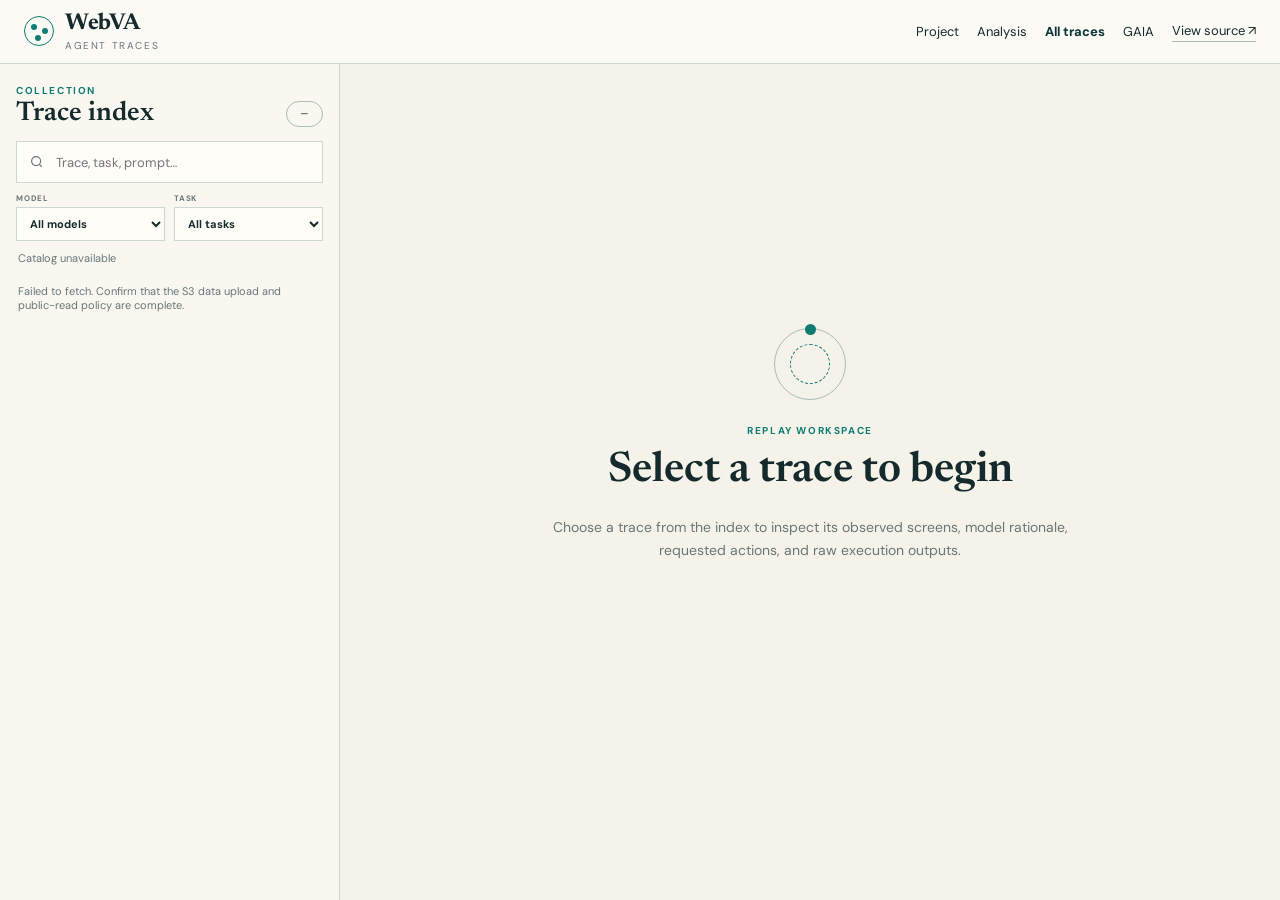
<file: traces/index.html>
<!doctype html>
<html lang="en">
  <head>
    <meta charset="UTF-8" />
    <meta name="viewport" content="width=device-width, initial-scale=1.0" />
    <meta name="description" content="A public collection of agent interaction traces for web visual analytics tasks." />
    <title>WebVA Agent Traces</title>
    <link rel="icon" href="data:image/svg+xml,%3Csvg xmlns='http://www.w3.org/2000/svg' viewBox='0 0 64 64'%3E%3Ccircle cx='32' cy='32' r='29' fill='%23f5f2e9' stroke='%230e7c73' stroke-width='3'/%3E%3Ccircle cx='22' cy='23' r='5' fill='%230e7c73'/%3E%3Ccircle cx='43' cy='30' r='5' fill='%230e7c73'/%3E%3Ccircle cx='28' cy='44' r='5' fill='%230e7c73'/%3E%3C/svg%3E" />
    <link rel="preconnect" href="https://fonts.googleapis.com" />
    <link rel="preconnect" href="https://fonts.gstatic.com" crossorigin />
    <link href="https://fonts.googleapis.com/css2?family=DM+Mono:wght@400;500&family=DM+Sans:wght@400;500;600;700&family=Newsreader:opsz,wght@6..72,500;6..72,600&display=swap" rel="stylesheet" />
    <link rel="stylesheet" href="../styles.css?v=5" />
  </head>
  <body>
    <div class="app-shell">
      <header class="site-header">
        <a class="brand" href="../" aria-label="WebVA project home">
          <span class="brand-mark" aria-hidden="true"><i></i><i></i><i></i></span>
          <span>
            <strong>WebVA</strong>
            <small>Agent Traces</small>
          </span>
        </a>
        <nav class="site-nav" aria-label="Primary navigation">
          <a href="../">Project</a>
          <a href="../analysis/">Analysis</a>
          <a class="nav-current" href="./" aria-current="page">All traces</a>
          <a href="../gaia/">GAIA</a>
          <a class="github-link" href="https://github.com/ppphhhleo/webVA-agent-traces" target="_blank" rel="noreferrer">View source <span aria-hidden="true">↗</span></a>
        </nav>
      </header>

      <main class="workspace">
        <aside class="catalog-panel" aria-label="Trace catalog">
          <div class="catalog-heading">
            <div>
              <p class="eyebrow">Collection</p>
              <h1>Trace index</h1>
            </div>
            <span class="trace-count" id="trace-count">—</span>
          </div>

          <label class="search-field">
            <span class="sr-only">Search traces</span>
            <svg viewBox="0 0 24 24" aria-hidden="true"><circle cx="11" cy="11" r="7"></circle><path d="m20 20-4-4"></path></svg>
            <input id="search" type="search" placeholder="Trace, task, prompt…" autocomplete="off" />
          </label>

          <div class="filter-row">
            <label>
              <span>Model</span>
              <select id="model-filter"><option value="">All models</option></select>
            </label>
            <label>
              <span>Task</span>
              <select id="task-filter"><option value="">All tasks</option></select>
            </label>
          </div>

          <div class="catalog-status" id="catalog-status">Loading trace catalog…</div>
          <ol class="trace-list" id="trace-list" aria-live="polite"></ol>
        </aside>

        <section class="viewer-panel" id="viewer-panel" aria-live="polite">
          <div class="viewer-empty" id="viewer-empty">
            <span class="empty-orbit" aria-hidden="true"><i></i></span>
            <p class="eyebrow">Replay workspace</p>
            <h2>Select a trace to begin</h2>
            <p>Choose a trace from the index to inspect its observed screens, model rationale, requested actions, and raw execution outputs.</p>
          </div>

          <div class="viewer-content" id="viewer-content" hidden>
            <header class="trace-header">
              <div class="trace-identifiers">
                <span class="number-badge" id="trace-number">Trace —</span>
                <span class="model-badge" id="trace-model">Model</span>
                <span class="task-badge" id="trace-task">Task —</span>
                <span class="type-badge" id="trace-type">Task type</span>
              </div>
              <div class="trace-meta">
                <dl class="trace-stats" aria-label="Trace metrics">
                  <div><dt>Acting time</dt><dd id="acting-time">—</dd></div>
                  <div><dt>Input tokens</dt><dd id="input-tokens">—</dd></div>
                  <div><dt>Output tokens</dt><dd id="output-tokens">—</dd></div>
                  <div><dt>Check score</dt><dd id="check-score">—</dd></div>
                </dl>
                <button class="copy-id" id="copy-id" type="button" title="Copy trace ID">
                  <span id="trace-id">tr_…</span>
                  <svg viewBox="0 0 24 24" aria-hidden="true"><rect x="8" y="8" width="11" height="11" rx="2"></rect><path d="M16 8V6a2 2 0 0 0-2-2H6a2 2 0 0 0-2 2v8a2 2 0 0 0 2 2h2"></path></svg>
                </button>
              </div>
            </header>

            <div class="prompt-grid">
              <section>
                <p class="eyebrow">Task prompt</p>
                <p id="task-prompt"></p>
              </section>
              <section>
                <p class="eyebrow">System prompt</p>
                <p id="system-prompt">Not recorded.</p>
              </section>
            </div>

            <div class="episode-card">
              <header class="episode-header">
                <div>
                  <p class="eyebrow" id="round-position">Round — of —</p>
                  <div class="round-heading-row">
                    <h2 id="round-title">Observed screen</h2>
                    <span class="round-error-badge" id="round-error-badge" hidden>Error</span>
                  </div>
                </div>
                <span class="mode-summary" aria-label="Working mode ratio" title="GUI includes screenshots, waits, clicks, typing, scrolling, dragging, and pointer movement. Off-screen includes Shell, Python, and file operations. Final-answer and other non-work rounds are excluded from the ratio.">
                  <span class="mode-summary-title">Work mode</span>
                  <span class="mode-stat mode-gui"><i></i><b id="gui-ratio">GUI —</b></span>
                  <span class="mode-stat mode-offscreen"><i></i><b id="offscreen-ratio">Off-screen —</b></span>
                  <span class="neutral-stat" id="neutral-rounds" hidden></span>
                </span>
              </header>

              <div class="episode-grid">
                <div class="screen-column">
                  <div class="screen-stage">
                    <div class="screen-loading" id="screen-loading"><span></span>Loading screenshot…</div>
                    <img id="screen-image" alt="Observed agent screen" />
                    <div class="screen-unavailable" id="screen-unavailable" hidden>
                      <strong>No screenshot for this round</strong>
                      <span>The model output and action record are still available below.</span>
                    </div>
                    <span class="action-cursor" id="action-cursor" hidden></span>
                  </div>

                  <div class="playback-bar">
                    <div class="transport-controls">
                      <button type="button" id="previous-round">← Prev</button>
                      <button type="button" class="play-button" id="play-rounds"><span>▶</span> Play</button>
                      <button type="button" id="next-round">Next →</button>
                    </div>
                    <label class="progress-control">
                      <span class="sr-only">Replay round. Track colors indicate GUI versus off-screen work.</span>
                      <input class="round-slider" id="round-slider" type="range" min="0" max="0" value="0" />
                    </label>
                    <div class="speed-control" role="group" aria-label="Playback speed">
                      <button type="button" data-speed="1600">0.5×</button>
                      <button type="button" data-speed="850" class="active">1×</button>
                      <button type="button" data-speed="425">2×</button>
                      <button type="button" data-speed="210">4×</button>
                    </div>
                  </div>

                  <div class="round-details">
                    <section class="rationale-panel">
                      <p class="eyebrow">Captured rationale</p>
                      <p id="round-rationale">—</p>
                    </section>
                    <section class="action-panel">
                      <div class="details-heading">
                        <p class="eyebrow">Requested action</p>
                        <span id="execution-status">Recorded</span>
                      </div>
                      <h3 id="action-name">—</h3>
                      <pre id="action-details"></pre>
                      <div class="execution-output-block">
                        <p class="eyebrow">Execution output</p>
                        <pre id="execution-output">—</pre>
                      </div>
                    </section>
                  </div>

                  <details class="raw-output">
                    <summary>Raw execution output <span>Public model and tool output for this round</span></summary>
                    <pre id="raw-output"></pre>
                  </details>
                </div>

                <aside class="replay-sidebar">
                  <div class="rounds-panel">
                    <div class="rounds-title"><span>Rounds</span><b id="round-total">— total</b></div>
                    <ol id="round-list"></ol>
                  </div>
                  <section class="final-answer sidebar-final-answer">
                    <p class="eyebrow">Final answer</p>
                    <div id="final-answer"></div>
                  </section>
                </aside>
              </div>
            </div>
          </div>
        </section>
      </main>
    </div>

    <div class="toast" id="toast" role="status" aria-live="polite"></div>
    <script src="../config.js"></script>
    <script src="../app.js?v=3" type="module"></script>
  </body>
</html>
</file>
<file: styles.css>
:root {
  --ink: #142a2c;
  --muted: #687777;
  --paper: #f5f2e9;
  --paper-deep: #ebe7dc;
  --surface: #fffdf8;
  --line: #ced8d3;
  --line-strong: #a9bcb5;
  --teal: #0e7c73;
  --teal-dark: #0b3538;
  --teal-soft: #dcece7;
  --ochre: #c58c34;
  --danger: #a64b3c;
  --mode-gui: #c1842f;
  --mode-gui-soft: #f4e8cf;
  --mode-offscreen: #356da8;
  --mode-offscreen-soft: #e2edf8;
  --mode-neutral: #cbd4d0;
  --sans: "DM Sans", sans-serif;
  --serif: "Newsreader", Georgia, serif;
  --mono: "DM Mono", monospace;
}

* { box-sizing: border-box; }
[hidden] { display: none !important; }
html, body { margin: 0; min-height: 100%; background: var(--paper); color: var(--ink); }
body { font-family: var(--sans); }
button, input, select { font: inherit; }
button, select { cursor: pointer; }

.app-shell { min-height: 100vh; }
.site-header {
  height: 64px;
  padding: 0 24px;
  display: grid;
  grid-template-columns: 1fr auto;
  align-items: center;
  gap: 20px;
  background: #fcfaf5;
  border-bottom: 1px solid var(--line);
}
.brand { display: flex; gap: 11px; align-items: center; color: inherit; text-decoration: none; }
.brand span:last-child { display: flex; flex-direction: column; line-height: 1.05; }
.brand strong { font-family: var(--serif); font-size: 23px; letter-spacing: -.02em; }
.brand small { color: var(--muted); font-size: 10px; text-transform: uppercase; letter-spacing: .16em; margin-top: 5px; }
.brand-mark { width: 30px; height: 30px; border: 1px solid var(--teal); border-radius: 50%; position: relative; display: block; }
.brand-mark i { position: absolute; width: 6px; height: 6px; background: var(--teal); border-radius: 50%; }
.brand-mark i:nth-child(1) { left: 6px; top: 7px; }
.brand-mark i:nth-child(2) { right: 5px; top: 11px; }
.brand-mark i:nth-child(3) { left: 10px; bottom: 4px; }
.site-nav { display: flex; align-items: center; gap: 18px; }
.site-nav a { color: var(--ink); text-decoration: none; font-size: 13px; }
.site-nav a:hover, .site-nav a:focus-visible, .site-nav .nav-current { color: var(--teal-dark); }
.site-nav .nav-current { font-weight: 700; }
.github-link { color: var(--ink); text-decoration: none; border-bottom: 1px solid var(--line-strong); font-size: 13px; padding-bottom: 2px; }
.github-link:hover { color: var(--teal); border-color: var(--teal); }

.workspace { display: grid; grid-template-columns: 340px minmax(0, 1fr); min-height: calc(100vh - 64px); }
.catalog-panel { border-right: 1px solid var(--line); background: #f9f7f0; padding: 20px 16px 16px; position: sticky; top: 0; height: calc(100vh - 64px); display: flex; flex-direction: column; overflow: hidden; }
.catalog-heading { display: flex; align-items: end; justify-content: space-between; margin-bottom: 14px; }
.catalog-heading h1 { font: 600 27px/1 var(--serif); margin: 3px 0 0; }
.eyebrow { margin: 0; color: var(--teal); text-transform: uppercase; letter-spacing: .16em; font-size: 10px; font-weight: 700; }
.trace-count { min-width: 37px; text-align: center; padding: 5px 8px; border: 1px solid var(--line-strong); border-radius: 999px; font: 500 11px var(--mono); color: var(--muted); }
.search-field { height: 42px; display: flex; align-items: center; gap: 9px; padding: 0 12px; background: var(--surface); border: 1px solid var(--line); }
.search-field:focus-within { border-color: var(--teal); box-shadow: 0 0 0 2px rgba(14,124,115,.1); }
.search-field svg { width: 17px; fill: none; stroke: var(--muted); stroke-width: 1.8; }
.search-field input { width: 100%; border: 0; outline: 0; background: transparent; color: var(--ink); font-size: 13px; }
.filter-row { display: grid; grid-template-columns: 1fr 1fr; gap: 9px; margin-top: 10px; }
.filter-row label { display: flex; flex-direction: column; gap: 4px; color: var(--muted); text-transform: uppercase; letter-spacing: .1em; font-size: 8px; font-weight: 700; }
.filter-row select { width: 100%; border: 1px solid var(--line); background: var(--surface); color: var(--ink); padding: 8px 27px 8px 9px; font-size: 11px; text-overflow: ellipsis; }
.catalog-status { color: var(--muted); font-size: 11px; min-height: 18px; margin: 10px 2px 5px; }
.trace-list { list-style: none; margin: 0 -5px 0 0; padding: 0 7px 32px 0; overflow-y: auto; scrollbar-width: thin; scrollbar-color: var(--line-strong) transparent; }
.trace-item { margin-bottom: 3px; }
.trace-item button { width: 100%; border: 1px solid transparent; background: transparent; padding: 9px; text-align: left; color: inherit; display: grid; grid-template-columns: 34px 1fr; gap: 9px; transition: background .16s, border-color .16s, transform .16s; }
.trace-item button:hover { background: var(--surface); border-color: var(--line); transform: translateX(2px); }
.trace-item.active button { background: var(--teal-soft); border-color: #8fc4b8; }
.trace-item.unfinished button { background: #fbf0e8; border-color: #e8c2aa; box-shadow: inset 3px 0 0 #c96f45; }
.trace-item.unfinished button:hover { background: #fff6ef; border-color: #d99c79; }
.trace-item.unfinished.active button { background: #f5dfd1; border-color: #c96f45; }
.item-number { width: 29px; height: 29px; border: 1px solid var(--line-strong); border-radius: 50%; display: grid; place-items: center; font: 500 9px var(--mono); color: var(--muted); }
.trace-item.active .item-number { background: var(--teal); border-color: var(--teal); color: white; }
.trace-item.unfinished .item-number { color: #8b4529; border-color: #cf8c68; }
.trace-item.unfinished.active .item-number { background: #a94f31; border-color: #a94f31; color: white; }
.item-copy { min-width: 0; }
.item-meta { display: flex; gap: 4px; align-items: center; color: var(--muted); font: 8px var(--mono); text-transform: uppercase; letter-spacing: .02em; flex-wrap: wrap; }
.item-task { padding-right: 2px; }
.item-badge { border: 1px solid transparent; border-radius: 999px; padding: 2px 5px; line-height: 1.1; font-weight: 500; white-space: nowrap; }
.type-low { color: #175d56; background: #e1f1ed; border-color: #a7d0c7; }
.type-high { color: #56417c; background: #eee8f7; border-color: #c8bae0; }
.type-compound { color: #7b571d; background: #f5ead0; border-color: #ddc38a; }
.type-other { color: #526363; background: #edf0ee; border-color: #cbd3cf; }
.model-gpt55 { color: #4b3f86; background: #e9e7f8; border-color: #bdb6e2; }
.model-gpt54 { color: #315e86; background: #e1edf6; border-color: #abc6da; }
.model-opus { color: #86452d; background: #f7e7dd; border-color: #dcb39e; }
.model-sonnet { color: #306449; background: #e1f0e7; border-color: #a9ceb8; }
.model-other { color: #526363; background: #edf0ee; border-color: #cbd3cf; }
.status-unfinished { color: #8c351e; background: #f7dcd2; border-color: #d9957f; font-weight: 700; }
.item-copy strong { display: block; margin-top: 4px; font-size: 11px; line-height: 1.3; font-weight: 600; overflow: hidden; text-overflow: ellipsis; white-space: nowrap; }
.item-copy p { margin: 3px 0 0; color: var(--muted); font-size: 10px; overflow: hidden; text-overflow: ellipsis; white-space: nowrap; }

.viewer-panel { min-width: 0; padding: 18px clamp(16px, 2.2vw, 32px) 36px; background: var(--paper); }
.viewer-empty { min-height: calc(100vh - 160px); max-width: 540px; margin: auto; display: flex; flex-direction: column; align-items: center; justify-content: center; text-align: center; }
.viewer-empty h2 { margin: 12px 0 9px; font: 600 42px/1.05 var(--serif); }
.viewer-empty > p:last-child { color: var(--muted); line-height: 1.65; font-size: 14px; }
.empty-orbit { width: 72px; height: 72px; border: 1px solid var(--line-strong); border-radius: 50%; position: relative; margin-bottom: 24px; }
.empty-orbit::after { content: ""; position: absolute; inset: 15px; border: 1px dashed var(--teal); border-radius: 50%; }
.empty-orbit i { position: absolute; width: 11px; height: 11px; border-radius: 50%; background: var(--teal); top: -5px; left: calc(50% - 5px); animation: orbit 5s linear infinite; transform-origin: 5px 41px; }
@keyframes orbit { to { transform: rotate(360deg); } }

.viewer-content { max-width: 1320px; margin: 0 auto; }
.trace-header { display: flex; align-items: center; justify-content: space-between; gap: 12px 18px; margin-bottom: 10px; flex-wrap: wrap; }
.trace-identifiers { display: flex; align-items: center; gap: 8px; flex-wrap: wrap; }
.number-badge, .model-badge, .task-badge, .type-badge { border: 1px solid var(--line-strong); background: var(--surface); border-radius: 999px; padding: 5px 9px; font-size: 10px; font-weight: 700; }
.number-badge { color: white; background: var(--teal-dark); border-color: var(--teal-dark); }
.model-badge { color: var(--teal-dark); background: var(--teal-soft); border-color: #99c8bc; }
.task-badge { color: #79571e; background: #f4e8cd; border-color: #d8bd83; }
.type-badge { color: #5f4c78; background: #eee8f5; border-color: #c5b5d5; }
.model-badge.model-gpt55 { color: #4b3f86; background: #e9e7f8; border-color: #bdb6e2; }
.model-badge.model-gpt54 { color: #315e86; background: #e1edf6; border-color: #abc6da; }
.model-badge.model-opus { color: #86452d; background: #f7e7dd; border-color: #dcb39e; }
.model-badge.model-sonnet { color: #306449; background: #e1f0e7; border-color: #a9ceb8; }
.type-badge.type-low { color: #175d56; background: #e1f1ed; border-color: #a7d0c7; }
.type-badge.type-high { color: #56417c; background: #eee8f7; border-color: #c8bae0; }
.type-badge.type-compound { color: #7b571d; background: #f5ead0; border-color: #ddc38a; }
.trace-meta { display: flex; align-items: center; justify-content: flex-end; gap: 12px; margin-left: auto; }
.trace-stats { display: flex; align-items: stretch; margin: 0; border: 1px solid var(--line); background: var(--surface); }
.trace-stats div { min-width: 76px; padding: 6px 9px; }
.trace-stats div + div { border-left: 1px solid var(--line); }
.trace-stats dt { color: var(--muted); font-size: 7px; font-weight: 700; letter-spacing: .09em; text-transform: uppercase; white-space: nowrap; }
.trace-stats dd { margin: 3px 0 0; color: var(--ink); font: 500 11px var(--mono); white-space: nowrap; }
.copy-id { display: flex; align-items: center; gap: 7px; background: transparent; border: 0; color: var(--muted); font: 10px var(--mono); padding: 6px; }
.copy-id:hover { color: var(--teal); }
.copy-id svg { width: 15px; fill: none; stroke: currentColor; stroke-width: 1.6; }
.prompt-grid { display: grid; grid-template-columns: 1fr 1fr; border: 1px solid var(--line); background: var(--surface); margin-bottom: 10px; }
.prompt-grid section { padding: 9px 12px; min-width: 0; }
.prompt-grid section + section { border-left: 1px solid var(--line); background: #f2f6f1; }
.prompt-grid p:last-child { margin: 4px 0 0; font: 11px/1.35 var(--mono); white-space: pre-wrap; }
#task-prompt { font-weight: 700; color: var(--ink); }

.episode-card { border: 1px solid var(--line-strong); background: var(--surface); }
.episode-header { min-height: 54px; display: flex; align-items: center; justify-content: space-between; gap: 18px; padding: 8px 14px; border-bottom: 1px solid var(--line); }
.episode-header > div:first-child { min-width: 0; }
.episode-header h2 { margin: 3px 0 0; font: 600 22px/1 var(--serif); overflow-wrap: anywhere; }
.round-heading-row { display: flex; align-items: center; gap: 9px; }
.round-error-badge, .round-error { color: #7c2f24; background: #f7ded9; border: 1px solid #dca89f; text-transform: uppercase; letter-spacing: .08em; font-size: 8px; font-weight: 700; }
.round-error-badge { padding: 4px 7px; margin-top: 4px; }
.episode-grid { display: grid; grid-template-columns: minmax(0, 1fr) 280px; align-items: stretch; min-height: 0; }
.screen-column { display: flex; flex-direction: column; min-width: 0; min-height: 0; }
.replay-sidebar { min-width: 0; align-self: start; }
.screen-stage { position: relative; background: var(--teal-dark); display: grid; place-items: center; overflow: hidden; min-width: 0; }
.screen-stage { height: clamp(390px, 48vw, 540px); }
.screen-stage img { display: block; max-width: 100%; max-height: 540px; width: 100%; height: 100%; object-fit: contain; opacity: 0; transition: opacity .24s; }
.screen-stage img.loaded { opacity: 1; }
.screen-loading, .screen-unavailable { position: absolute; inset: 0; color: #c2d7d2; display: flex; flex-direction: column; align-items: center; justify-content: center; gap: 12px; font-size: 12px; }
.screen-loading span { width: 25px; height: 25px; border: 2px solid rgba(255,255,255,.2); border-top-color: #65c2b2; border-radius: 50%; animation: spin .8s linear infinite; }
@keyframes spin { to { transform: rotate(360deg); } }
.screen-unavailable strong { color: white; font-family: var(--serif); font-size: 22px; }
.screen-unavailable span { color: #aac2bd; }
.action-cursor { position: absolute; width: 30px; height: 30px; border: 3px solid #e66543; border-radius: 50%; transform: translate(-50%, -50%); box-shadow: 0 0 0 9px rgba(230,101,67,.22); pointer-events: none; }
.rounds-panel { background: #f0eee6; border-left: 1px solid var(--line); min-width: 0; height: clamp(390px, 48vw, 540px); min-height: 0; overflow: hidden; display: flex; flex-direction: column; align-self: start; }
.rounds-title { display: flex; justify-content: space-between; padding: 13px 13px 8px; text-transform: uppercase; letter-spacing: .14em; font-size: 9px; color: var(--muted); }
.rounds-title b { font: 500 9px var(--mono); }
.rounds-panel ol { flex: 1; min-height: 0; list-style: none; margin: 0; padding: 0 7px 12px; overflow-y: auto; overscroll-behavior: contain; scrollbar-gutter: stable; scrollbar-width: thin; scrollbar-color: var(--line-strong) transparent; }
.round-link { width: 100%; border: 1px solid transparent; background: transparent; padding: 8px 7px; display: grid; grid-template-columns: 28px 1fr; gap: 7px; text-align: left; color: inherit; }
.round-link:hover { background: rgba(255,255,255,.55); }
.round-link.active { background: var(--teal-soft); border-color: #8dc1b5; }
.round-link.mode-gui { box-shadow: inset 3px 0 0 var(--mode-gui); }
.round-link.mode-offscreen { box-shadow: inset 3px 0 0 var(--mode-offscreen); }
.round-link.mode-gui.active { background: var(--mode-gui-soft); border-color: #d2a45e; }
.round-link.mode-offscreen.active { background: var(--mode-offscreen-soft); border-color: #96b7d7; }
.round-index { width: 26px; height: 26px; display: grid; place-items: center; border-radius: 50%; background: #dce4e0; color: var(--muted); font: 500 10px var(--mono); }
.round-link.mode-gui .round-index { background: var(--mode-gui); color: white; }
.round-link.mode-offscreen .round-index { background: var(--mode-offscreen); color: white; }
.round-link.mode-gui.active .round-index { box-shadow: 0 0 0 2px var(--surface), 0 0 0 3px var(--mode-gui); }
.round-link.mode-offscreen.active .round-index { box-shadow: 0 0 0 2px var(--surface), 0 0 0 3px var(--mode-offscreen); }
.round-copy { min-width: 0; }
.round-title-line { display: flex !important; align-items: center; gap: 5px; min-width: 0; margin: 0 !important; color: inherit !important; overflow: visible !important; }
.round-copy strong { display: block; min-width: 0; font-size: 10px; white-space: nowrap; overflow: hidden; text-overflow: ellipsis; }
.round-error { display: inline-block !important; flex: 0 0 auto; margin: 0 !important; padding: 2px 4px; line-height: 1.1; overflow: visible !important; }
.round-copy span { display: block; margin-top: 3px; color: var(--muted); font-size: 9px; white-space: nowrap; overflow: hidden; text-overflow: ellipsis; }

.playback-bar { display: grid; grid-template-columns: auto minmax(220px, 1fr) auto; align-items: center; gap: 12px; border-top: 1px solid var(--line); padding: 9px 12px; }
.transport-controls { display: flex; align-items: center; }
.transport-controls button, .speed-control button { border: 1px solid var(--line-strong); background: var(--surface); padding: 7px 10px; color: var(--ink); font-size: 10px; font-weight: 700; }
.transport-controls button + button { margin-left: -1px; }
.playback-bar button:disabled { opacity: .38; cursor: default; }
.transport-controls .play-button { background: var(--teal-dark); border-color: var(--teal-dark); color: white; min-width: 70px; position: relative; }
.progress-control { display: flex; min-width: 0; width: 100%; }
.mode-summary { box-sizing: border-box; display: flex; align-items: center; gap: 12px; min-width: 0; max-width: 100%; padding: 7px 10px; border: 1px solid var(--line-strong); background: #f7f7f2; color: var(--muted); font: 500 10px var(--mono); white-space: nowrap; }
.mode-summary-title { padding-right: 10px; border-right: 1px solid var(--line); color: var(--ink); font: 700 9px var(--sans); letter-spacing: .09em; text-transform: uppercase; }
.mode-stat { display: inline-flex; align-items: center; gap: 4px; }
.mode-stat i { width: 10px; height: 10px; display: inline-block; background: currentColor; }
.mode-stat.mode-gui { color: var(--mode-gui); }
.mode-stat.mode-offscreen { color: var(--mode-offscreen); }
.neutral-stat { margin-left: auto; color: var(--muted); font-weight: 400; }
.episode-header .neutral-stat { margin-left: 3px; }
.round-slider { width: 100%; height: 9px; margin: 0; border: 1px solid rgba(20,42,44,.2); border-radius: 0; background: var(--mode-gradient, var(--mode-neutral)); appearance: none; -webkit-appearance: none; }
.round-slider::-webkit-slider-thumb { width: 15px; height: 15px; border: 2px solid white; border-radius: 50%; background: var(--teal-dark); box-shadow: 0 0 0 1px rgba(20,42,44,.35); appearance: none; -webkit-appearance: none; }
.round-slider::-moz-range-thumb { width: 13px; height: 13px; border: 2px solid white; border-radius: 50%; background: var(--teal-dark); box-shadow: 0 0 0 1px rgba(20,42,44,.35); }
.speed-control { display: flex; }
.speed-control button { margin-left: -1px; padding-inline: 9px; color: var(--muted); }
.speed-control button.active { background: var(--teal-soft); color: var(--teal-dark); border-color: var(--teal); position: relative; }
.round-details { display: grid; grid-template-columns: minmax(250px, .7fr) minmax(0, 1.3fr); border-top: 1px solid var(--line); }
.round-details section { padding: 15px 18px; min-width: 0; }
.round-details section + section { border-left: 1px solid var(--line); }
.rationale-panel p:last-child { margin: 8px 0 0; font-size: 13px; line-height: 1.5; white-space: pre-wrap; }
.details-heading { display: flex; align-items: center; justify-content: space-between; gap: 8px; flex-wrap: wrap; }
.details-heading span { flex: 0 0 auto; margin-left: auto; color: var(--teal); background: var(--teal-soft); border: 1px solid #9bc8bd; padding: 4px 8px; text-transform: uppercase; letter-spacing: .1em; font-size: 8px; font-weight: 700; }
.details-heading span.error { color: #7c2f24; background: #f7ded9; border-color: #dca89f; }
.action-panel h3 { margin: 7px 0 4px; font: 600 20px var(--serif); }
pre { white-space: pre-wrap; word-break: break-word; }
.action-panel pre { margin: 0; color: var(--muted); font: 11px/1.55 var(--mono); max-height: 230px; overflow: auto; }
.execution-output-block { margin-top: 14px; padding-top: 12px; border-top: 1px solid var(--line); }
.execution-output-block pre { margin-top: 8px; padding: 11px 12px; border: 1px solid var(--line); background: #f4f6f1; color: #334849; max-height: 260px; }
.raw-output { border-top: 1px solid var(--line); }
.raw-output summary { padding: 14px 22px; cursor: pointer; color: var(--ink); font-size: 11px; font-weight: 700; }
.raw-output summary span { color: var(--muted); font-weight: 400; margin-left: 8px; }
.raw-output pre { margin: 0; padding: 0 22px 22px; color: #445757; font: 10px/1.55 var(--mono); max-height: 380px; overflow: auto; }
.final-answer { background: var(--surface); border: 1px solid var(--line); padding: 15px 18px; }
.final-answer > div { margin-top: 9px; line-height: 1.65; font-size: 14px; white-space: pre-wrap; }
.sidebar-final-answer { margin: 0; padding: 12px 13px; border-width: 1px 0 0 1px; background: #f7f4eb; }
.sidebar-final-answer > div { margin-top: 6px; font-size: 11px; line-height: 1.45; }
.toast { position: fixed; z-index: 10; right: 22px; bottom: 22px; background: var(--teal-dark); color: white; padding: 10px 14px; font-size: 11px; opacity: 0; transform: translateY(8px); pointer-events: none; transition: opacity .2s, transform .2s; }
.toast.visible { opacity: 1; transform: translateY(0); }
.sr-only { position: absolute; width: 1px; height: 1px; padding: 0; margin: -1px; overflow: hidden; clip: rect(0,0,0,0); white-space: nowrap; border: 0; }

@media (max-width: 1280px) {
  .playback-bar { grid-template-columns: 1fr auto; gap: 8px; }
  .progress-control { grid-column: 1 / -1; grid-row: 1; }
  .transport-controls { grid-column: 1; grid-row: 2; }
  .speed-control { grid-column: 2; grid-row: 2; }
  .round-details { grid-template-columns: 1fr; }
  .round-details section + section { border-left: 0; border-top: 1px solid var(--line); }
}

@media (max-width: 1040px) {
  .workspace { grid-template-columns: 300px minmax(0, 1fr); }
  .episode-grid { grid-template-columns: 1fr; height: auto; }
  .screen-stage { min-height: 420px; height: 48vw; max-height: 520px; }
  .rounds-panel { border-left: 0; border-top: 1px solid var(--line); height: auto; min-height: 0; max-height: 230px; }
  .sidebar-final-answer { border-left: 0; }
  .rounds-panel ol { display: flex; gap: 5px; overflow-x: auto; overflow-y: hidden; }
  .round-link { width: 180px; }
  .episode-header { align-items: flex-start; flex-wrap: wrap; gap: 7px 14px; }
  .episode-header .mode-summary { width: 100%; flex-wrap: wrap; gap: 6px 10px; }
  .episode-header .neutral-stat { margin-left: 0; }
}

@media (max-width: 760px) {
  .site-header { height: auto; min-height: 64px; grid-template-columns: 1fr auto; padding: 10px 16px; }
  .site-nav { gap: 12px; }
  .site-nav .github-link { display: none; }
  .header-note { display: none; }
  .workspace { display: block; }
  .catalog-panel { position: static; width: 100%; height: auto; border-right: 0; border-bottom: 1px solid var(--line); }
  .trace-list { max-height: 330px; }
  .viewer-panel { padding: 22px 12px 45px; }
  .trace-header { align-items: flex-start; }
  .trace-meta { width: 100%; align-items: flex-start; justify-content: space-between; margin-left: 0; }
  .trace-stats { display: grid; grid-template-columns: 1fr 1fr; flex: 1; }
  .trace-stats div { min-width: 0; }
  .trace-stats div:nth-child(3) { border-left: 0; border-top: 1px solid var(--line); }
  .trace-stats div:nth-child(4) { border-top: 1px solid var(--line); }
  .prompt-grid, .round-details { grid-template-columns: 1fr; }
  .prompt-grid section + section, .round-details section + section { border-left: 0; border-top: 1px solid var(--line); }
  .screen-stage { min-height: 260px; height: 62vw; }
  .copy-id { max-width: 125px; overflow: hidden; }
}

@media (max-width: 600px) {
  .site-header { grid-template-columns: 1fr; gap: 8px; }
  .site-nav { justify-content: flex-start; flex-wrap: wrap; column-gap: 22px; row-gap: 6px; }
}

@media (prefers-reduced-motion: reduce) {
  *, *::before, *::after { animation-duration: .01ms !important; animation-iteration-count: 1 !important; transition-duration: .01ms !important; }
}
</file>
<file: analysis/analysis.css>
:root {
  --model-gpt55: #e69f00;
  --model-gpt54: #0072b2;
  --model-opus: #cc79a7;
  --model-sonnet: #009e73;
  --mode-on: #e2b23f;
  --mode-off: #347db2;
}

.analysis-page { width: min(1440px, 100%); margin: 0 auto; padding: 52px clamp(22px, 5vw, 76px) 72px; }
.analysis-hero { display: grid; grid-template-columns: minmax(0, 1fr) auto; gap: 40px; align-items: end; margin-bottom: 30px; }
.analysis-hero h1 { max-width: 760px; margin: 7px 0 10px; font: 600 clamp(38px, 4.6vw, 62px)/.98 var(--serif); letter-spacing: -.035em; }
.hero-copy { max-width: 710px; margin: 0; color: var(--muted); font-size: 16px; line-height: 1.55; }
.analysis-totals { display: grid; grid-template-columns: repeat(3, 115px); margin: 0; border: 1px solid var(--line-strong); background: var(--surface); }
.analysis-totals div { padding: 13px 14px; }
.analysis-totals div + div { border-left: 1px solid var(--line); }
.analysis-totals dt { color: var(--muted); font-size: 8px; letter-spacing: .1em; text-transform: uppercase; }
.analysis-totals dd { margin: 5px 0 0; font: 500 21px var(--mono); }

.analysis-card, .summary-card { border: 1px solid var(--line-strong); background: var(--surface); }
.performance-card, .work-share-card, .behavior-card, .friction-card { margin-bottom: 24px; }
.distribution-card { margin-top: 24px; }
.report-header { display: flex; align-items: end; justify-content: space-between; gap: 24px; padding: 20px 22px 15px; border-bottom: 1px solid var(--line); }
.report-header h2 { margin: 5px 0 0; }
.report-header > p { max-width: 280px; margin: 0; color: var(--muted); font-size: 11px; line-height: 1.45; text-align: right; }
.chart-header { display: flex; align-items: end; justify-content: space-between; gap: 20px; padding: 20px 22px 15px; border-bottom: 1px solid var(--line); }
.chart-header h2, .summary-card h2, .analysis-notes h2 { margin: 5px 0 0; font: 600 28px/1.05 var(--serif); }
.task-filter-label { display: flex; flex-direction: column; gap: 5px; color: var(--muted); font-size: 8px; font-weight: 700; letter-spacing: .1em; text-transform: uppercase; }
.task-filter-label select { min-width: 180px; border: 1px solid var(--line); background: var(--surface); padding: 8px 30px 8px 9px; color: var(--ink); font-size: 11px; }
.model-legend { display: flex; flex-wrap: wrap; gap: 8px; padding: 12px 22px; border-bottom: 1px solid var(--line); background: #f8f6ef; }
.legend-toggle { display: inline-flex; align-items: center; gap: 7px; border: 1px solid var(--line-strong); background: var(--surface); padding: 7px 9px; color: var(--ink); font-size: 10px; font-weight: 700; transition: opacity .16s, background .16s; }
.legend-toggle i { width: 10px; height: 10px; border-radius: 50%; background: var(--series-color); }
.legend-toggle span { color: var(--muted); font: 9px var(--mono); }
.legend-toggle[aria-pressed="false"] { opacity: .42; background: transparent; }
.mode-legend { display: flex; align-items: center; gap: 15px; color: var(--ink); font-size: 10px; font-weight: 700; }
.mode-legend span { display: inline-flex; align-items: center; gap: 6px; }
.mode-legend i { width: 13px; height: 13px; border: 1px solid rgba(20,42,44,.18); }
.mode-on { background: var(--mode-on); }
.mode-off { background: var(--mode-off); }

.share-chart { display: grid; grid-template-columns: repeat(4, minmax(0, 1fr)); }
.share-group { min-width: 0; padding: 20px 22px 23px; }
.share-group + .share-group { border-left: 1px solid var(--line); }
.share-group h3 { margin: 0 0 17px; font: 600 20px/1 var(--serif); }
.share-rows { display: grid; gap: 16px; }
.share-row { display: grid; gap: 7px; }
.share-label { display: flex; align-items: center; justify-content: space-between; gap: 10px; font-size: 10px; }
.share-label .model-key { gap: 6px; }
.share-label .model-key i { width: 8px; height: 8px; }
.share-label small { color: var(--muted); font: 8px var(--mono); }
.share-track { display: flex; height: 28px; overflow: hidden; border: 1px solid rgba(20,42,44,.22); background: #edf0ec; }
.share-segment { display: grid; place-items: center; min-width: 0; overflow: hidden; color: #132829; font: 500 9px var(--mono); white-space: nowrap; }
.share-on { background: var(--mode-on); }
.share-off { background: var(--mode-off); color: #fff; }
.plot-shell { position: relative; min-height: 610px; }
#scatterplot { display: block; width: 100%; height: 610px; overflow: visible; }
.grid-line { stroke: #dfe5e1; stroke-width: 1; }
.axis-line { stroke: #81938e; stroke-width: 1; }
.tick-label { fill: var(--muted); font: 10px var(--mono); }
.axis-label { fill: var(--ink); font: 600 12px var(--sans); letter-spacing: .01em; }
.axis-hint { fill: var(--muted); font: 9px var(--sans); }
.trace-point { cursor: pointer; opacity: .76; stroke: var(--surface); stroke-width: 1.5; transition: opacity .14s, r .14s; }
.trace-point:hover, .trace-point:focus { opacity: 1; stroke: var(--ink); stroke-width: 2; outline: none; }
.plot-tooltip { position: absolute; z-index: 3; width: 260px; padding: 11px 12px; border: 1px solid var(--line-strong); background: #fffdf8; box-shadow: 5px 6px 0 rgba(20,42,44,.09); pointer-events: none; }
.plot-tooltip strong { display: block; font-size: 12px; line-height: 1.35; }
.plot-tooltip p { margin: 7px 0 0; color: var(--muted); font: 10px/1.55 var(--mono); }
.plot-tooltip b { color: var(--ink); font-weight: 500; }
.chart-description { margin: 0; padding: 13px 22px 16px; border-top: 1px solid var(--line); color: var(--muted); font-size: 11px; line-height: 1.5; }

.switch-delay-section { border-top: 1px solid var(--line-strong); }
.switch-delay-section > header { display: flex; align-items: end; justify-content: space-between; gap: 24px; padding: 18px 22px 14px; }
.switch-delay-section > header h3 { margin: 5px 0 0; font: 600 24px/1.05 var(--serif); }
.delay-direction { display: grid; grid-template-columns: auto minmax(80px, 150px) auto; align-items: center; gap: 8px; color: var(--muted); font: 8px var(--mono); }
.delay-direction i { height: 1px; background: linear-gradient(90deg, var(--model-gpt55), var(--line-strong)); }
.delay-chart { display: grid; grid-template-columns: repeat(4, minmax(0, 1fr)); border-top: 1px solid var(--line); }
.delay-group { min-width: 0; padding: 17px 22px 16px; }
.delay-group + .delay-group { border-left: 1px solid var(--line); }
.delay-group h4 { margin: 0 0 16px; font: 600 17px/1 var(--serif); }
.delay-rows { display: grid; gap: 15px; }
.delay-row { display: grid; gap: 13px; }
.delay-label { display: flex; align-items: center; justify-content: space-between; gap: 8px; font-size: 9px; }
.delay-label .model-key { gap: 6px; }
.delay-label .model-key i { width: 8px; height: 8px; }
.delay-label small { color: var(--muted); font: 7px var(--mono); white-space: nowrap; }
.delay-track { position: relative; height: 8px; border: 1px solid #cdd6d2; background: repeating-linear-gradient(90deg, #edf0ec 0, #edf0ec calc(25% - 1px), #d4dcd8 calc(25% - 1px), #d4dcd8 25%); }
.delay-fill { position: absolute; top: 2px; left: 0; height: 2px; background: var(--series-color); }
.delay-dot { position: absolute; top: 50%; width: 10px; height: 10px; border: 2px solid var(--surface); border-radius: 50%; background: var(--series-color); box-shadow: 0 0 0 1px var(--series-color); transform: translate(-50%, -50%); }
.delay-value { position: absolute; top: -13px; color: var(--ink); font: 600 7px var(--mono); transform: translateX(-50%); white-space: nowrap; }
.delay-value.edge-left { transform: none; }
.delay-value.edge-right { transform: translateX(-100%); }
.delay-axis { display: flex; justify-content: space-between; margin-top: 10px; color: var(--muted); font: 7px var(--mono); }

.signature-discussion { border-top: 1px solid var(--line-strong); }
.signature-discussion > header { display: grid; grid-template-columns: auto minmax(0, 1fr) minmax(260px, 430px); align-items: end; gap: 14px 22px; padding: 18px 22px 14px; }
.signature-discussion > header .eyebrow { grid-column: 1 / -1; margin-bottom: -8px; }
.signature-discussion > header h3 { margin: 0; font: 600 24px/1.05 var(--serif); }
.signature-discussion > header > p:last-child { margin: 0; color: var(--muted); font-size: 10px; line-height: 1.5; text-align: right; }
.signature-grid { display: grid; grid-template-columns: repeat(4, minmax(0, 1fr)); border-top: 1px solid var(--line); }
.signature-grid article { min-width: 0; padding: 17px 22px 19px; border-top: 4px solid var(--signature-color); }
.signature-grid article + article { border-left: 1px solid var(--line); }
.signature-grid h4 { margin: 0; font-size: 11px; line-height: 1.35; }
.signature-grid h4 span { display: block; margin-top: 3px; color: var(--muted); font: 500 9px/1.3 var(--mono); text-transform: uppercase; letter-spacing: .04em; }
.signature-grid article > p { margin: 10px 0 12px; color: var(--muted); font-size: 11px; line-height: 1.55; }
.signature-grid article > a, .signature-grid .trace-links a { display: inline-block; color: var(--ink); font: 500 8px/1.4 var(--mono); text-decoration-color: var(--signature-color); text-decoration-thickness: 2px; text-underline-offset: 3px; }
.signature-grid .trace-links { display: flex; flex-wrap: wrap; gap: 5px 12px; margin: 0; }

.behavior-task-legend { display: flex; flex-wrap: wrap; justify-content: flex-end; gap: 8px 14px; color: var(--ink); font-size: 9px; font-weight: 700; }
.behavior-task-legend span { display: inline-flex; align-items: center; gap: 6px; }
.behavior-task-legend i { --series-color: #356873; width: 13px; height: 13px; border: 1px solid rgba(20,42,44,.28); }
.behavior-task-legend i.task-low, .behavior-segment.task-low { background: var(--series-color); }
.behavior-task-legend i.task-compound, .behavior-segment.task-compound { background-color: color-mix(in srgb, var(--series-color) 72%, white); background-image: repeating-linear-gradient(135deg, transparent 0 3px, rgba(255,255,255,.78) 3px 5px); }
.behavior-task-legend i.task-high, .behavior-segment.task-high { background-color: color-mix(in srgb, var(--series-color) 24%, white); background-image: radial-gradient(circle, var(--series-color) 1.25px, transparent 1.45px); background-size: 5px 5px; }
.behavior-matrix-shell { overflow-x: auto; overscroll-behavior-inline: contain; }
.behavior-matrix { min-width: 960px; }
.behavior-matrix-head, .behavior-row { display: grid; grid-template-columns: minmax(280px, 1.55fr) repeat(4, minmax(135px, 1fr)); }
.behavior-matrix-head { min-height: 55px; border-bottom: 1px solid var(--line-strong); background: #f8f6ef; }
.behavior-axis-head, .behavior-model-head { display: flex; flex-direction: column; justify-content: center; padding: 10px 12px; }
.behavior-axis-head { color: var(--muted); font-size: 8px; font-weight: 700; letter-spacing: .1em; text-transform: uppercase; }
.behavior-model-head { border-left: 1px solid var(--line); }
.behavior-model-head span { display: flex; align-items: center; gap: 7px; font-size: 10px; font-weight: 700; }
.behavior-model-head i { width: 9px; height: 9px; flex: 0 0 auto; border-radius: 50%; background: var(--series-color); }
.behavior-model-head small { margin: 4px 0 0 16px; color: var(--muted); font: 7px var(--mono); }
.behavior-theme h3 { margin: 0; padding: 8px 12px 7px; border-bottom: 1px solid var(--line); border-top: 2px solid var(--line-strong); background: #eeeee7; font-size: 10px; letter-spacing: .025em; }
.behavior-theme:first-of-type h3 { border-top: 0; }
.behavior-theme h3 small { margin-left: 7px; color: var(--muted); font: 7px var(--mono); }
.behavior-row { min-height: 35px; border-bottom: 1px solid #e2e7e4; }
.behavior-row:last-child { border-bottom-color: var(--line); }
.behavior-label { display: flex; align-items: center; padding: 7px 12px; color: var(--ink); font-size: 9px; line-height: 1.3; }
.behavior-cell { position: relative; min-width: 0; overflow: hidden; border-left: 1px solid var(--line); background: repeating-linear-gradient(90deg, #fbfaf5 0, #fbfaf5 calc(33.333% - 1px), #e1e5e1 calc(33.333% - 1px), #e1e5e1 33.333%); }
.behavior-stack { position: absolute; inset: 5px 0 5px 0; display: flex; padding: 0; }
.behavior-segment { display: block; height: 100%; min-width: 0; }
.behavior-segment + .behavior-segment { box-shadow: -1px 0 0 rgba(255,255,255,.9); }
.behavior-value { position: relative; z-index: 1; height: 100%; display: flex; align-items: center; justify-content: flex-end; gap: 6px; padding: 6px 8px; pointer-events: none; }
.behavior-value::before { content: ""; position: absolute; z-index: -1; inset: 4px 4px 4px auto; width: 58px; background: rgba(255,253,248,.9); }
.behavior-cell b { color: var(--ink); font: 600 8px var(--mono); }
.behavior-cell small { color: var(--muted); font: 7px var(--mono); white-space: nowrap; }
.behavior-cell.is-zero { background: #f6f4ed; }
.behavior-cell.is-zero b, .behavior-cell.is-zero small { color: #9aa5a1; }

.friction-header { align-items: center; }
.friction-totals { display: grid; grid-template-columns: repeat(4, minmax(104px, 1fr)); margin: 0; border: 1px solid var(--line); }
.friction-totals div { padding: 9px 11px; }
.friction-totals div + div { border-left: 1px solid var(--line); }
.friction-totals dt { color: var(--muted); font-size: 7px; font-weight: 700; letter-spacing: .08em; text-transform: uppercase; }
.friction-totals dd { margin: 4px 0 0; font: 500 13px var(--mono); }
.friction-callout { padding: 12px 22px; border-bottom: 1px solid var(--line); background: #f8f6ef; color: var(--muted); font-size: 11px; line-height: 1.5; }
.friction-callout strong { color: var(--ink); }
.alluvial-shell { position: relative; overflow-x: auto; overscroll-behavior-inline: contain; }
#friction-alluvial, #code-error-alluvial { display: block; width: 100%; min-width: 1080px; height: auto; min-height: 450px; background: linear-gradient(90deg, transparent 0, rgba(225,230,226,.26) 50%, transparent 100%); }
.alluvial-stage-title { fill: var(--ink); font: 600 13px var(--sans); letter-spacing: .02em; }
.alluvial-link { fill: none; opacity: .48; cursor: help; transition: opacity .14s; }
.alluvial-link:hover { opacity: .82; }
.alluvial-node { cursor: help; outline: none; }
.alluvial-node rect { stroke: rgba(20,42,44,.48); stroke-width: 1; }
.alluvial-node:focus rect, .alluvial-node:hover rect { stroke: var(--ink); stroke-width: 1.6; }
.alluvial-node-label { fill: var(--ink); stroke: var(--surface); stroke-width: 4px; paint-order: stroke; stroke-linejoin: round; font: 600 9px var(--sans); pointer-events: none; }
.alluvial-node-label.stage-2 { font-size: 8.5px; }
.alluvial-tooltip { position: absolute; z-index: 4; width: 278px; padding: 11px 12px; border: 1px solid var(--line-strong); background: #fffdf8; box-shadow: 5px 6px 0 rgba(20,42,44,.09); pointer-events: none; }
.alluvial-tooltip strong { display: block; font-size: 11px; line-height: 1.4; }
.alluvial-tooltip p { margin: 6px 0 0; color: var(--muted); font: 9px/1.55 var(--mono); overflow-wrap: anywhere; }
.alluvial-tooltip b { color: var(--ink); font-weight: 500; }
.friction-model-comparison { border-top: 1px solid var(--line); background: #fbfaf5; }
.friction-model-comparison > header { display: flex; align-items: end; justify-content: space-between; gap: 24px; padding: 15px 22px 11px; }
.friction-model-comparison > header h3 { margin: 3px 0 0; font: 600 20px/1.15 var(--serif); }
.friction-model-comparison > header > p { max-width: 410px; margin: 0; color: var(--muted); font-size: 9px; line-height: 1.45; text-align: right; }
.friction-model-shell { overflow-x: auto; overscroll-behavior-inline: contain; }
.friction-model-table { width: calc(100% - 44px); min-width: 900px; margin: 0 22px 17px; border-collapse: collapse; table-layout: fixed; border: 1px solid var(--line); }
.friction-model-table th, .friction-model-table td { padding: 9px 10px; border: 1px solid var(--line); }
.friction-model-table thead th { background: #f2f1eb; color: var(--muted); font-size: 7px; line-height: 1.35; text-align: left; vertical-align: bottom; }
.friction-model-table thead th:first-child { width: 176px; letter-spacing: .08em; text-transform: uppercase; }
.friction-outcome-head { display: flex; align-items: flex-start; gap: 6px; }
.friction-outcome-head i { width: 8px; height: 8px; flex: 0 0 auto; margin-top: 1px; background: var(--handling-color); }
.friction-model-table tbody th { background: #fbfaf5; text-align: left; }
.friction-model-label { display: grid; grid-template-columns: 9px minmax(0, 1fr) auto; gap: 7px; align-items: center; }
.friction-model-label i { width: 9px; height: 9px; border-radius: 50%; background: var(--series-color); }
.friction-model-label strong { overflow: hidden; font-size: 9px; text-overflow: ellipsis; white-space: nowrap; }
.friction-model-label small { color: var(--muted); font: 7px var(--mono); white-space: nowrap; }
.friction-model-table td { background: color-mix(in srgb, var(--handling-color) 12%, #fffdf8); text-align: center; }
.friction-model-table td strong { font: 500 9px var(--mono); }
.friction-model-table td small { margin-left: 5px; color: var(--muted); font: 7px var(--mono); white-space: nowrap; }
.friction-model-table td.is-zero { background: #f5f4ee; color: #99a39f; }
.friction-examples { display: grid; grid-template-columns: repeat(3, minmax(0, 1fr)); border-top: 1px solid var(--line); }
.friction-examples a { display: block; min-width: 0; padding: 13px 15px 15px; color: var(--ink); text-decoration: none; }
.friction-examples a + a { border-left: 1px solid var(--line); }
.friction-examples a:nth-child(n + 4) { border-top: 1px solid var(--line); }
.friction-examples a:nth-child(3n + 1) { border-left: 0; }
.example-heading { display: grid; grid-template-columns: 9px minmax(0, 1fr) auto; gap: 7px; align-items: center; }
.friction-examples i { width: 9px; height: 9px; border-radius: 50%; background: var(--path-color); }
.friction-examples span { font-size: 9px; font-weight: 700; }
.friction-examples code { min-width: 0; overflow: hidden; color: var(--muted); font: 7px var(--mono); text-overflow: ellipsis; white-space: nowrap; }
.friction-examples p { margin: 9px 0; color: var(--muted); font-size: 9px; line-height: 1.5; }
.friction-examples > a > strong { display: block; margin-top: 9px; color: var(--ink); font-size: 8px; line-height: 1.45; }
.path-steps { display: flex; align-items: stretch; gap: 12px; overflow-x: auto; padding: 2px 0; }
.path-step { position: relative; flex: 1 0 74px; min-width: 0; padding: 6px 7px; border-top: 3px solid var(--path-color); background: #f4f2eb; color: var(--ink); font: 500 7px/1.35 var(--sans); }
.path-step + .path-step::before { position: absolute; left: -10px; top: 8px; color: var(--muted); content: "→"; font: 700 8px var(--mono); }
.path-step b { display: block; margin-bottom: 2px; color: var(--muted); font: 500 6.5px var(--mono); }
.path-context { --path-color: #a4aaa6; }
.path-gui { --path-color: var(--mode-on); }
.path-offscreen { --path-color: var(--mode-off); }
.path-landing { --path-color: var(--teal); }
.friction-examples a:hover { background: #f8f6ef; }
.code-error-examples { grid-template-columns: repeat(4, minmax(0, 1fr)); }
.code-error-examples a:nth-child(n) { border-top: 0; }
.code-error-examples a:nth-child(n + 2) { border-left: 1px solid var(--line); }

.evidence-header-note { max-width: 340px; margin: 0; color: var(--muted); font-size: 10px; line-height: 1.5; text-align: right; }
.evidence-legend { display: flex; flex-wrap: wrap; align-items: center; gap: 9px 16px; padding: 11px 22px; border-bottom: 1px solid var(--line); background: #f8f6ef; }
.evidence-model-key { display: inline-flex; align-items: center; gap: 6px; border: 1px solid transparent; background: transparent; padding: 5px 7px; color: var(--ink); font: inherit; font-size: 9px; cursor: pointer; transition: opacity .16s, background .16s, border-color .16s; }
.evidence-model-key > i { width: 10px; height: 10px; flex: 0 0 auto; border-radius: 50%; background: var(--series-color); }
.evidence-model-key b { font-weight: 700; }
.evidence-model-key small { color: var(--muted); font: 7px var(--mono); }
.evidence-model-key:hover, .evidence-model-key:focus-visible, .evidence-model-key[aria-pressed="true"] { border-color: var(--series-color); background: var(--surface); outline: none; }
.evidence-model-key[data-muted="true"] { opacity: .32; }
.evidence-mark-key { display: inline-flex; flex-wrap: wrap; align-items: center; gap: 13px; margin-left: auto; color: var(--muted); font-size: 8px; }
.evidence-mark-key > span { display: inline-flex; align-items: center; gap: 6px; white-space: nowrap; }
.evidence-mark-key em { color: var(--ink); font-style: normal; font-weight: 700; }
.evidence-mark-key i { display: inline-block; flex: 0 0 auto; }
.mark-trace { width: 7px; height: 7px; border-radius: 50%; background: var(--ink); opacity: .55; }
.mark-mean { width: 12px; height: 12px; border: 2px solid var(--surface); border-radius: 50%; background: var(--ink); box-shadow: 0 0 0 1px var(--ink); }
.mark-region { width: 19px; height: 10px; border: 1px solid #82908c; border-radius: 50%; background: rgba(104,119,119,.16); }
.evidence-plot-shell { position: relative; min-height: 640px; }
#evidence-plot { display: block; width: 100%; height: 640px; overflow: visible; }
.evidence-band { fill: #f7f5ee; }
.evidence-vertical-grid { stroke: #e4e8e5; stroke-width: 1; }
.evidence-midline { stroke: #8f9b97; stroke-width: 1; stroke-dasharray: 5 6; }
.evidence-tick-label { fill: var(--ink); font: 500 10px var(--sans); }
.evidence-direction { fill: var(--teal); font: 700 9px var(--sans); letter-spacing: .03em; text-transform: uppercase; }
.evidence-quadrant-label { fill: #53635f; stroke: rgba(255,253,248,.92); stroke-width: 4px; paint-order: stroke; stroke-linejoin: round; font: 600 10px/1.2 var(--sans); pointer-events: none; }
.evidence-confidence { opacity: .2; stroke-width: 2; stroke-dasharray: 5 3; pointer-events: none; transition: opacity .18s; }
.evidence-confidence.is-focused { opacity: .34; stroke-width: 2; }
.evidence-confidence.is-muted { opacity: .035; }
.evidence-trace-point { cursor: pointer; opacity: .72; stroke: var(--surface); stroke-width: 1; transition: opacity .14s, r .14s, stroke-width .14s; }
.evidence-trace-point.is-focused { opacity: .92; }
.evidence-trace-point.is-muted { opacity: .09; }
.evidence-trace-point:hover, .evidence-trace-point:focus { opacity: 1; stroke: var(--ink); stroke-width: 2; outline: none; }
.evidence-model-mean { opacity: 1; stroke: var(--surface); stroke-width: 3; filter: drop-shadow(0 0 1px rgba(20,42,44,.8)); cursor: pointer; outline: none; transition: opacity .16s, r .16s, stroke-width .16s; }
.evidence-model-mean.is-muted { opacity: .18; }
.evidence-model-mean:hover, .evidence-model-mean:focus { stroke: var(--ink); stroke-width: 2; }
.evidence-tooltip { width: 270px; }
.evidence-quadrants { border-top: 1px solid var(--line-strong); }
.evidence-quadrants > header { display: grid; grid-template-columns: 190px minmax(0, 1fr); align-items: end; gap: 18px; padding: 16px 22px 13px; border-bottom: 1px solid var(--line); }
.evidence-quadrants > header .eyebrow { margin: 0; }
.evidence-quadrants > header h3 { margin: 0; font: 600 19px/1.15 var(--serif); }
.quadrant-grid { display: grid; grid-template-columns: repeat(2, minmax(0, 1fr)); }
.quadrant-card { min-width: 0; padding: 17px 22px 19px; border-top: 4px solid var(--quadrant-color); }
.quadrant-card:nth-child(even) { border-left: 1px solid var(--line); }
.quadrant-card:nth-child(n + 3) { border-top-width: 5px; box-shadow: inset 0 1px var(--line); }
.quadrant-backed { --quadrant-color: #009e73; background: #f6faf7; }
.quadrant-risk { --quadrant-color: #d55e00; background: #fdf8f3; }
.quadrant-position { margin: 0 0 5px; color: var(--quadrant-color); font: 700 7.5px/1.3 var(--mono); letter-spacing: .055em; text-transform: uppercase; }
.quadrant-card h4 { margin: 0; font-size: 13px; line-height: 1.3; }
.quadrant-card > p:not(.quadrant-position) { max-width: 680px; margin: 8px 0 13px; color: var(--muted); font-size: 10px; line-height: 1.55; }
.quadrant-card ul { display: grid; grid-template-columns: repeat(2, minmax(0, 1fr)); gap: 10px; margin: 0; padding: 0; list-style: none; }
.quadrant-card li { min-width: 0; }
.quadrant-card a { display: block; height: 100%; border-top: 1px solid color-mix(in srgb, var(--quadrant-color) 50%, var(--line)); padding-top: 8px; color: var(--ink); text-decoration: none; }
.quadrant-card a:hover, .quadrant-card a:focus-visible { border-top-color: var(--quadrant-color); background: color-mix(in srgb, var(--quadrant-color) 5%, transparent); outline: none; }
.quadrant-card code { display: block; overflow: hidden; margin-bottom: 5px; color: var(--quadrant-color); font: 500 7.5px var(--mono); text-overflow: ellipsis; white-space: nowrap; }
.quadrant-card a span { display: block; color: var(--muted); font-size: 9px; line-height: 1.5; }

.analysis-notes { display: grid; grid-template-columns: 260px minmax(0, 1fr); gap: 46px; padding: 42px 0 38px; }
.note-grid { display: grid; grid-template-columns: repeat(3, 1fr); border-top: 1px solid var(--line-strong); }
.note-grid article { padding: 16px 18px 0 0; }
.note-grid article + article { padding-left: 18px; border-left: 1px solid var(--line); }
.note-grid strong { font-size: 12px; }
.note-grid p { margin: 7px 0 0; color: var(--muted); font-size: 12px; line-height: 1.55; }

.summary-card header { padding: 20px 22px 14px; border-bottom: 1px solid var(--line); }
.summary-table-wrap { overflow-x: auto; }
table { width: 100%; border-collapse: collapse; font-size: 12px; }
th, td { padding: 13px 16px; text-align: left; border-bottom: 1px solid var(--line); white-space: nowrap; }
th { color: var(--muted); background: #f8f6ef; font-size: 8px; letter-spacing: .08em; text-transform: uppercase; }
tbody tr:last-child td { border-bottom: 0; }
.performance-table th, .performance-table td { padding-inline: 10px; }
.performance-table th:first-child, .performance-table td:first-child { padding-left: 16px; }
.performance-table th:last-child, .performance-table td:last-child { padding-right: 16px; }
.performance-table thead th:nth-child(n + 3), .performance-table td { text-align: right; }
.performance-table tbody th { background: var(--surface); text-align: left; text-transform: none; letter-spacing: 0; }
.performance-table tbody tr > * { padding-block: 8px; }
.performance-table .model-start > * { border-top: 1px solid var(--line-strong); }
.performance-table tbody tr:first-child > * { border-top: 0; }
.performance-table .model-cell { width: 170px; padding-top: 11px; border-right: 1px solid var(--line); vertical-align: top; }
.performance-table .scope-cell { width: 92px; color: var(--muted); font-size: 10px; font-weight: 500; }
.performance-table .scope-overall > *:not(.model-cell) { background: #eef5f1; }
.performance-table .scope-overall .scope-cell, .performance-table .scope-overall .score-value { color: var(--teal); font-weight: 700; }
.performance-table .scope-detail > * { color: var(--muted); }
.performance-table .scope-detail .score-value, .performance-table .scope-detail .total-token-value { color: var(--ink); }
.model-key { display: inline-flex; align-items: center; gap: 8px; font-weight: 700; }
.model-key i { width: 10px; height: 10px; border-radius: 50%; background: var(--series-color); }
.metric-value { font-family: var(--mono); }
.score-value { color: var(--ink); font-weight: 500; }
.table-note { margin: 0; padding: 11px 16px 13px; border-top: 1px solid var(--line); color: var(--muted); font-size: 10px; line-height: 1.5; }
.table-note strong { color: var(--ink); }
.table-note code { color: var(--ink); font: 500 9px var(--mono); }

.analysis-error { padding: 60px 24px; text-align: center; color: var(--danger); }

@media (max-width: 1180px) and (min-width: 901px) {
  .share-chart { grid-template-columns: repeat(2, minmax(0, 1fr)); }
  .share-group:nth-child(odd) { border-left: 0; }
  .share-group:nth-child(n + 3) { border-top: 1px solid var(--line); }
  .delay-chart { grid-template-columns: repeat(2, minmax(0, 1fr)); }
  .delay-group:nth-child(odd) { border-left: 0; }
  .delay-group:nth-child(n + 3) { border-top: 1px solid var(--line); }
  .signature-grid { grid-template-columns: repeat(2, minmax(0, 1fr)); }
  .signature-grid article:nth-child(odd) { border-left: 0; }
  .signature-grid article:nth-child(n + 3) { border-top-width: 4px; }
  .friction-examples { grid-template-columns: 1fr; }
  .friction-examples a + a { border-left: 0; border-top: 1px solid var(--line); }
  .code-error-examples a:nth-child(n + 2) { border-left: 0; border-top: 1px solid var(--line); }
}

@media (max-width: 900px) {
  .analysis-page { padding-top: 36px; }
  .analysis-hero { grid-template-columns: 1fr; align-items: start; }
  .analysis-totals { width: 100%; grid-template-columns: repeat(3, 1fr); }
  .analysis-notes { grid-template-columns: 1fr; gap: 22px; }
  .share-chart { grid-template-columns: 1fr; }
  .share-group + .share-group { border-left: 0; border-top: 1px solid var(--line); }
  .switch-delay-section > header { align-items: stretch; flex-direction: column; }
  .delay-direction { grid-template-columns: auto minmax(40px, 1fr) auto; }
  .delay-chart { grid-template-columns: 1fr; }
  .delay-group + .delay-group { border-left: 0; border-top: 1px solid var(--line); }
  .signature-discussion > header { grid-template-columns: 1fr; }
  .signature-discussion > header .eyebrow { grid-column: auto; margin-bottom: -6px; }
  .signature-discussion > header > p:last-child { max-width: 560px; text-align: left; }
  .signature-grid { grid-template-columns: 1fr; }
  .signature-grid article + article { border-left: 0; }
  .friction-examples { grid-template-columns: 1fr; }
  .friction-examples a + a { border-left: 0; border-top: 1px solid var(--line); }
  .friction-header { align-items: stretch; }
  .friction-totals { width: 100%; }
  .friction-model-comparison > header { align-items: start; flex-direction: column; gap: 7px; }
  .friction-model-comparison > header > p { max-width: 560px; text-align: left; }
  .evidence-header-note { max-width: 560px; text-align: left; }
  .behavior-task-legend { justify-content: flex-start; }
  .evidence-mark-key { width: 100%; margin-left: 0; padding-top: 2px; }
  .evidence-quadrants > header { grid-template-columns: 1fr; gap: 7px; }
}

@media (max-width: 680px) {
  .site-header { height: auto; min-height: 64px; padding-block: 10px; }
  .site-nav { gap: 10px; }
  .site-nav .github-link { display: none; }
  .analysis-page { padding: 30px 12px 50px; }
  .analysis-hero { gap: 24px; }
  .analysis-hero h1 { font-size: 38px; }
  .hero-copy { font-size: 14px; }
  .analysis-totals { grid-template-columns: 1fr; }
  .analysis-totals div + div { border-left: 0; border-top: 1px solid var(--line); }
  .chart-header { align-items: stretch; flex-direction: column; }
  .report-header { align-items: stretch; flex-direction: column; }
  .report-header > p { max-width: none; text-align: left; }
  .mode-legend { justify-content: flex-start; }
  .friction-totals { grid-template-columns: 1fr; }
  .friction-totals div + div { border-left: 0; border-top: 1px solid var(--line); }
  .friction-examples { grid-template-columns: 1fr; }
  .friction-examples a + a { border-left: 0; border-top: 1px solid var(--line); }
  #friction-alluvial, #code-error-alluvial { min-height: 440px; }
  .evidence-legend { padding: 10px 12px; }
  .evidence-model-key { flex: 1 1 calc(50% - 12px); }
  .evidence-plot-shell { min-height: 560px; }
  #evidence-plot { height: 560px; }
  .quadrant-grid { grid-template-columns: 1fr; }
  .quadrant-card:nth-child(even) { border-left: 0; }
  .quadrant-card + .quadrant-card { box-shadow: inset 0 1px var(--line); }
  .quadrant-card ul { grid-template-columns: 1fr; }
  .task-filter-label select { width: 100%; }
  .model-legend { padding: 10px 12px; }
  .legend-toggle { flex: 1 1 calc(50% - 8px); }
  .plot-shell { min-height: 500px; }
  #scatterplot { height: 500px; }
  .note-grid { grid-template-columns: 1fr; }
  .note-grid article { padding: 14px 0; }
  .note-grid article + article { padding-left: 0; border-left: 0; border-top: 1px solid var(--line); }
}
</file>
<file: gaia/gaia.css>
.private-mode-banner { min-height: 38px; padding: 8px 24px; display: flex; align-items: center; justify-content: center; gap: 10px 18px; flex-wrap: wrap; background: #7f1d1d; color: #fff8f4; font-size: 11px; letter-spacing: .02em; }
.private-mode-banner strong { font-size: 12px; text-transform: uppercase; letter-spacing: .11em; }
.private-mode-banner span { color: #fecaca; }
.private-mode-banner a { color: white; font-weight: 700; text-underline-offset: 2px; }
.catalog-intro { margin: -3px 2px 13px; color: var(--muted); font-size: 11px; line-height: 1.45; }
.gaia-filters { grid-template-columns: 1.2fr .72fr .9fr; }
.gaia-filters label:last-child { grid-column: auto; }

.level-badge, .attachment-badge, .outcome-badge {
  border: 1px solid var(--line-strong); border-radius: 999px; padding: 5px 9px;
  background: var(--surface); font-size: 10px; font-weight: 700;
}
.level-1 { color: #175d56; background: #e1f1ed; border-color: #a7d0c7; }
.level-2 { color: #79571e; background: #f4e8cd; border-color: #d8bd83; }
.level-3 { color: #5f4c78; background: #eee8f5; border-color: #c5b5d5; }
.attachment-badge { color: #315e86; background: #e1edf6; border-color: #abc6da; }
.outcome-success { color: #1f684d; background: #e0efe7; border-color: #9bc8b1; }
.outcome-unsuccessful { color: #8c351e; background: #f7dcd2; border-color: #d9957f; }
.model-sonnet46 { color: #306449; background: #e1f0e7; border-color: #a9ceb8; }

.redaction-note {
  display: grid; grid-template-columns: 205px 1fr; gap: 18px; align-items: center;
  border: 1px solid #d8bd83; background: #fbf4e2; padding: 11px 14px; margin-bottom: 10px;
}
.redaction-note strong { display: block; margin-top: 3px; font: 600 18px/1.1 var(--serif); }
.redaction-note p:last-child { margin: 0; color: #6f6148; font-size: 11px; line-height: 1.5; }
.redaction-note a { color: #72501b; font-weight: 700; text-decoration-thickness: 1px; text-underline-offset: 2px; }
.redaction-note a:hover { color: var(--teal); }
.level-guide { margin: -2px 2px 10px; color: var(--muted); font-size: 10px; line-height: 1.45; }
.level-guide strong { color: var(--ink); }
.private-task-prompt { margin-bottom: 10px; padding: 14px 17px; border: 1px solid var(--line); border-left: 4px solid var(--teal); background: var(--surface); }
.private-task-prompt > p:nth-child(2) { margin: 7px 0 0; font-size: 14px; font-weight: 600; line-height: 1.55; }
.private-task-prompt .attachment-line { margin: 9px 0 0; color: var(--muted); font: 10px var(--mono); }

.gaia-replay-grid { display: grid; grid-template-columns: minmax(0, 1fr) 310px; }
.gaia-main { min-width: 0; border-right: 1px solid var(--line); }
.action-stage {
  height: clamp(330px, 52vh, 570px); padding: clamp(22px, 3vw, 46px);
  display: flex; flex-direction: column; justify-content: center; gap: 13px;
  background-color: #fffdf8;
  background-image: linear-gradient(rgba(20,42,44,.035) 1px, transparent 1px), linear-gradient(90deg, rgba(20,42,44,.035) 1px, transparent 1px);
  background-size: 28px 28px; overflow: auto;
}
.action-sequence { display: flex; align-items: stretch; justify-content: center; gap: 28px; flex-wrap: wrap; }
.action-node { position: relative; min-width: 150px; max-width: 210px; padding: 18px; border: 1px solid var(--line-strong); background: var(--surface); box-shadow: 4px 4px 0 rgba(20,42,44,.07); }
.action-node + .action-node::before { content: ""; position: absolute; width: 29px; height: 1px; background: var(--line-strong); right: calc(100% + 1px); top: 50%; }
.action-node .node-index { color: var(--muted); font: 500 9px var(--mono); letter-spacing: .08em; }
.action-node strong { display: block; margin: 12px 0 8px; font: 600 23px/1.05 var(--serif); }
.action-node span:last-child { color: var(--muted); font: 10px var(--mono); text-transform: uppercase; }
.action-node.has-error { border-color: #c96f45; box-shadow: 4px 4px 0 #f1d8ca; }
.action-node.has-error::after { content: "Error"; position: absolute; top: 8px; right: 8px; color: #8c351e; font: 700 8px var(--sans); text-transform: uppercase; letter-spacing: .1em; }
.action-node.onscreen { border-top: 5px solid var(--mode-gui); }
.action-node.offscreen { border-top: 5px solid var(--mode-offscreen); }
.action-node.neutral { border-top: 5px solid var(--mode-neutral); }
.withheld-caption { max-width: 610px; margin: 2px auto 0; text-align: center; color: var(--muted); font-size: 11px; }
.gaia-playback { border-top: 1px solid var(--line); }

.trace-overview { display: grid; grid-template-columns: 1fr auto; gap: 20px; padding: 18px 22px; min-height: 122px; border-top: 1px solid var(--line); }
.trace-overview h3 { margin: 7px 0 4px; font: 600 25px/1.1 var(--serif); }
.trace-overview p:last-child { margin: 0; max-width: 570px; color: var(--muted); font-size: 12px; line-height: 1.5; }
.trace-overview dl { display: flex; align-self: start; margin: 0; border: 1px solid var(--line); background: var(--surface); }
.trace-overview dl div { padding: 8px 11px; min-width: 72px; }
.trace-overview dl div + div { border-left: 1px solid var(--line); }
.trace-overview dt { color: var(--muted); font-size: 7px; font-weight: 700; text-transform: uppercase; letter-spacing: .1em; }
.trace-overview dd { margin: 4px 0 0; font: 500 12px var(--mono); }
.private-round-content { display: grid; grid-template-columns: minmax(250px, .7fr) minmax(0, 1.3fr); border-top: 1px solid var(--line); background: var(--surface); }
.private-round-content > div { min-width: 0; padding: 17px 18px; }
.private-round-content > div + div { border-left: 1px solid var(--line); }
.private-round-content pre { margin: 8px 0 0; white-space: pre-wrap; word-break: break-word; font: 10px/1.55 var(--mono); color: #405253; }
.private-reasoning pre { max-height: 320px; overflow: auto; padding: 11px 12px; border: 1px solid #d8cfeb; background: #f5f0fb; }
.private-tool-details details { margin-top: 9px; border: 1px solid var(--line); background: #f6f7f2; }
.private-tool-details summary { padding: 9px 11px; cursor: pointer; font-size: 11px; font-weight: 700; }
.private-tool-details details > div { padding: 0 11px 11px; }
.private-tool-details pre { max-height: 270px; overflow: auto; padding: 9px 10px; background: #eef3ef; border: 1px solid var(--line); }
.private-tool-details .tool-error { background: #fae8e3; border-color: #dba592; color: #7f2d1d; }
.private-tool-details .private-screenshot { display: block; width: 100%; margin-top: 10px; border: 1px solid var(--line-strong); }

.gaia-sidebar { display: flex; flex-direction: column; min-height: 0; }
.gaia-sidebar .rounds-panel { width: 100%; height: clamp(330px, 52vh, 570px); align-self: stretch; }
.gaia-sidebar .rounds-panel ol { height: calc(100% - 42px); overflow-y: auto; }
.gaia-sidebar .round-link.mode-neutral { box-shadow: inset 3px 0 0 var(--mode-neutral); }
.gaia-sidebar .round-link.mode-neutral.active { background: #e7ebe9; border-color: var(--line-strong); }
.gaia-sidebar .round-link.mode-neutral .round-index { background: var(--mode-neutral); color: var(--ink); }
.gaia-sidebar .sidebar-final-answer { border-top: 1px solid var(--line); }
.gaia-sidebar .sidebar-final-answer small { display: block; margin-top: 8px; color: var(--muted); font-size: 10px; line-height: 1.4; }
.gaia-sidebar .private-answer-block { margin-top: 8px; }
.gaia-sidebar .private-answer-block strong { display: block; color: var(--muted); font-size: 8px; text-transform: uppercase; letter-spacing: .1em; }
.gaia-sidebar .private-answer-block pre { margin: 4px 0 0; max-height: 160px; overflow: auto; white-space: pre-wrap; word-break: break-word; font: 10px/1.45 var(--mono); color: var(--ink); }
.private-review { padding: 14px 13px 16px; border-top: 1px solid var(--line); background: #f7f4eb; }
.review-heading { display: flex; align-items: baseline; justify-content: space-between; gap: 10px; margin-bottom: 10px; }
.review-heading > span { color: var(--muted); font: 8px var(--mono); text-transform: uppercase; letter-spacing: .08em; }
.review-notes { display: grid; gap: 8px; max-height: 310px; overflow-y: auto; padding-right: 3px; scrollbar-width: thin; scrollbar-color: var(--line-strong) transparent; }
.review-facts { display: grid; grid-template-columns: repeat(3, minmax(0, 1fr)); margin: 0; border: 1px solid var(--line); background: #f1eee5; }
.review-facts > div { min-width: 0; padding: 8px 7px; }
.review-facts > div + div { border-left: 1px solid var(--line); }
.review-facts dt { color: var(--muted); font-size: 7px; font-weight: 700; line-height: 1.2; text-transform: uppercase; letter-spacing: .06em; }
.review-facts dd { margin: 5px 0 0; color: var(--ink); font: 500 9px/1.2 var(--mono); overflow-wrap: anywhere; }
.review-note { display: grid; grid-template-columns: 26px minmax(0, 1fr); gap: 9px; padding: 10px 10px 11px 9px; border: 1px solid var(--line); border-left: 3px solid var(--teal); background: var(--surface); }
.review-note.review-behavior { border-left-color: var(--ochre); background: #fcf8ed; }
.review-note.review-flag_disagreements { border-left-color: var(--danger); background: #fbefea; }
.review-note-index { width: 24px; height: 24px; display: grid; place-items: center; border: 1px solid var(--line-strong); border-radius: 50%; color: var(--muted); font: 500 8px var(--mono); }
.review-note strong { display: block; margin: 1px 0 5px; color: var(--ink); font-size: 9px; text-transform: uppercase; letter-spacing: .08em; }
.review-note p { margin: 0; color: #405253; font-size: 11px; line-height: 1.55; overflow-wrap: anywhere; }
.mode-stat.mode-neutral i { background: var(--mode-neutral); }

.trace-item.gaia-unsuccessful button { box-shadow: inset 3px 0 0 #c96f45; }
.trace-item .gaia-item-title { display: block; margin-top: 4px; font-size: 11px; font-weight: 600; }
.trace-item .gaia-item-subtitle { margin-top: 4px; color: var(--muted); font: 9px var(--mono); }

@media (max-width: 1050px) {
  .gaia-replay-grid { grid-template-columns: minmax(0, 1fr) 265px; }
  .action-stage, .gaia-sidebar .rounds-panel { height: 460px; }
  .trace-overview { grid-template-columns: 1fr; }
  .trace-overview dl { justify-self: start; }
}
@media (max-width: 760px) {
  .site-nav { gap: 10px; }
  .site-nav .github-link { display: none; }
  .gaia-filters { grid-template-columns: 1fr 1fr; }
  .gaia-filters label:last-child { grid-column: 1 / -1; }
  .redaction-note { grid-template-columns: 1fr; gap: 6px; }
  .private-mode-banner { padding-inline: 12px; }
  .gaia-replay-grid { display: block; }
  .gaia-main { border-right: 0; }
  .action-stage { height: 380px; }
  .gaia-sidebar .rounds-panel { height: 330px; max-height: 330px; border-top: 1px solid var(--line); }
  .action-sequence { gap: 15px; }
  .action-node { min-width: 125px; padding: 14px; }
  .action-node + .action-node::before { display: none; }
  .private-round-content { grid-template-columns: 1fr; }
  .private-round-content > div + div { border-left: 0; border-top: 1px solid var(--line); }
}
</file>
